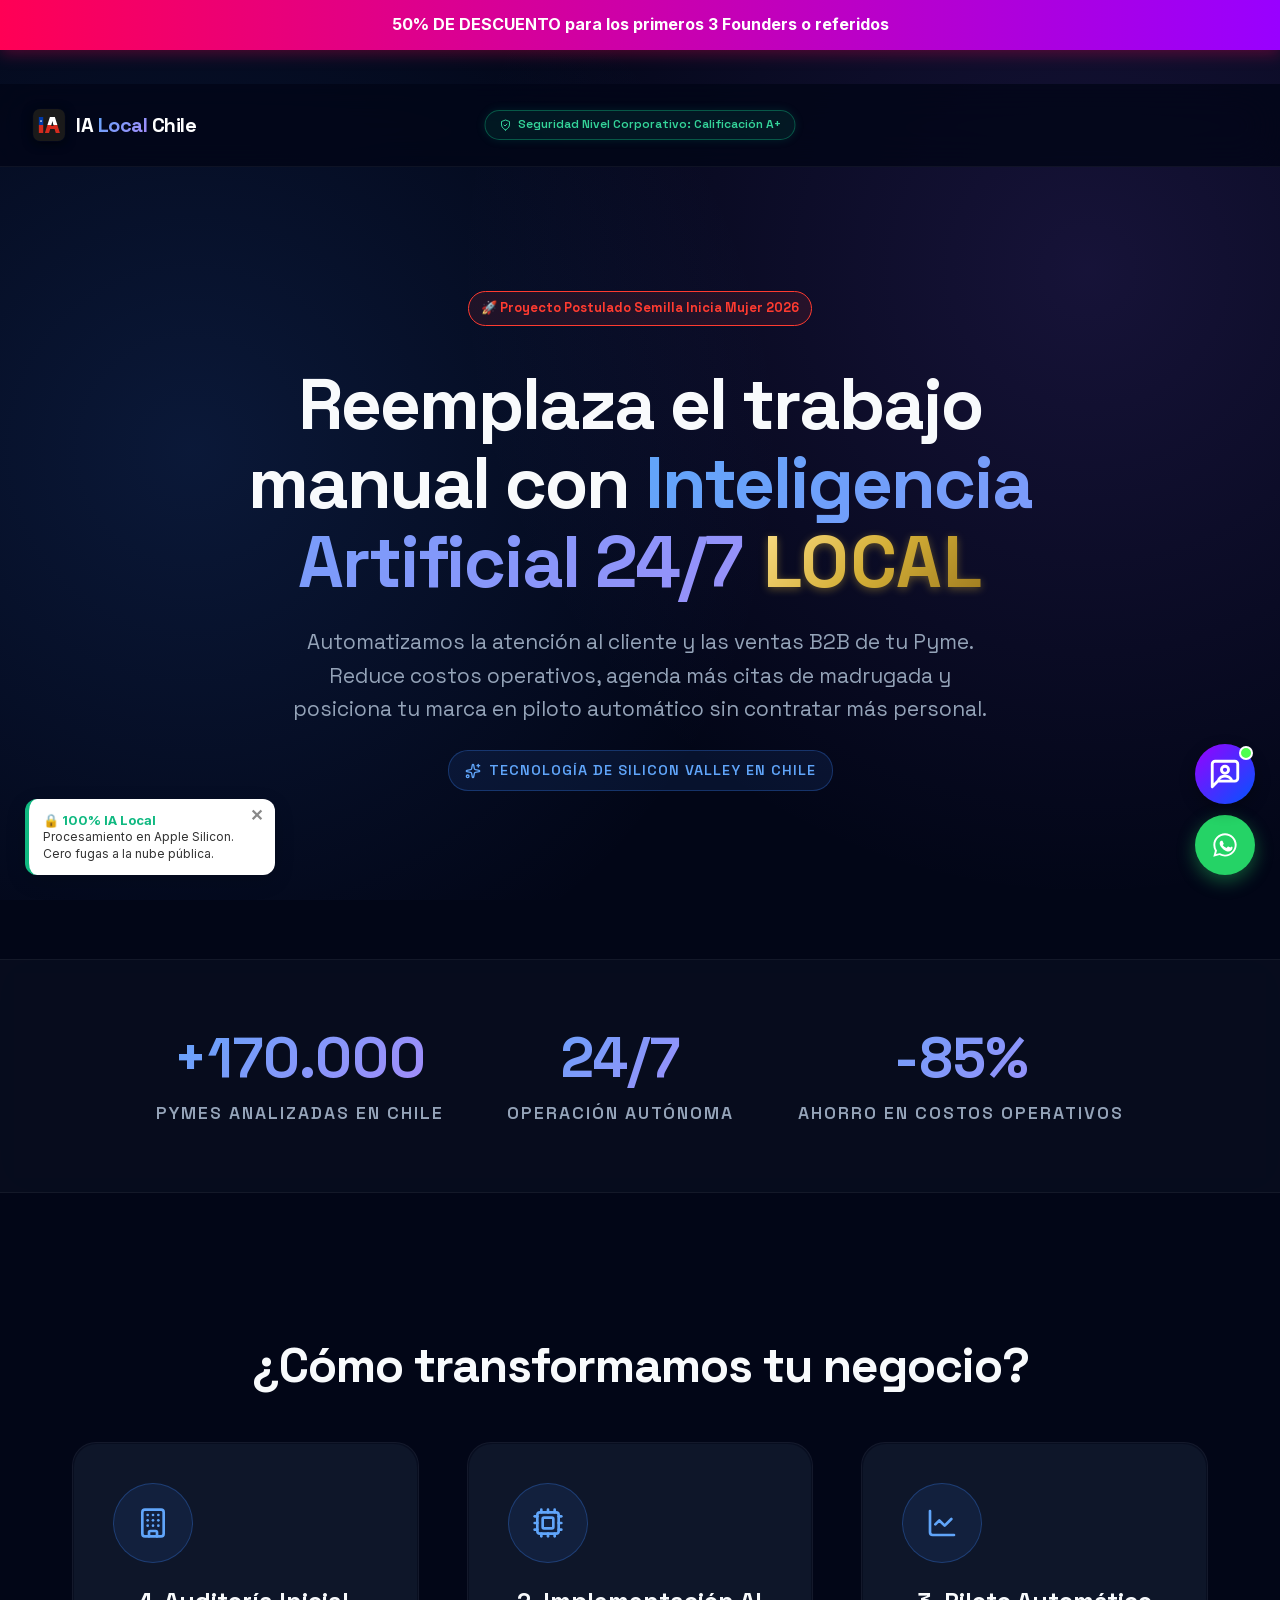
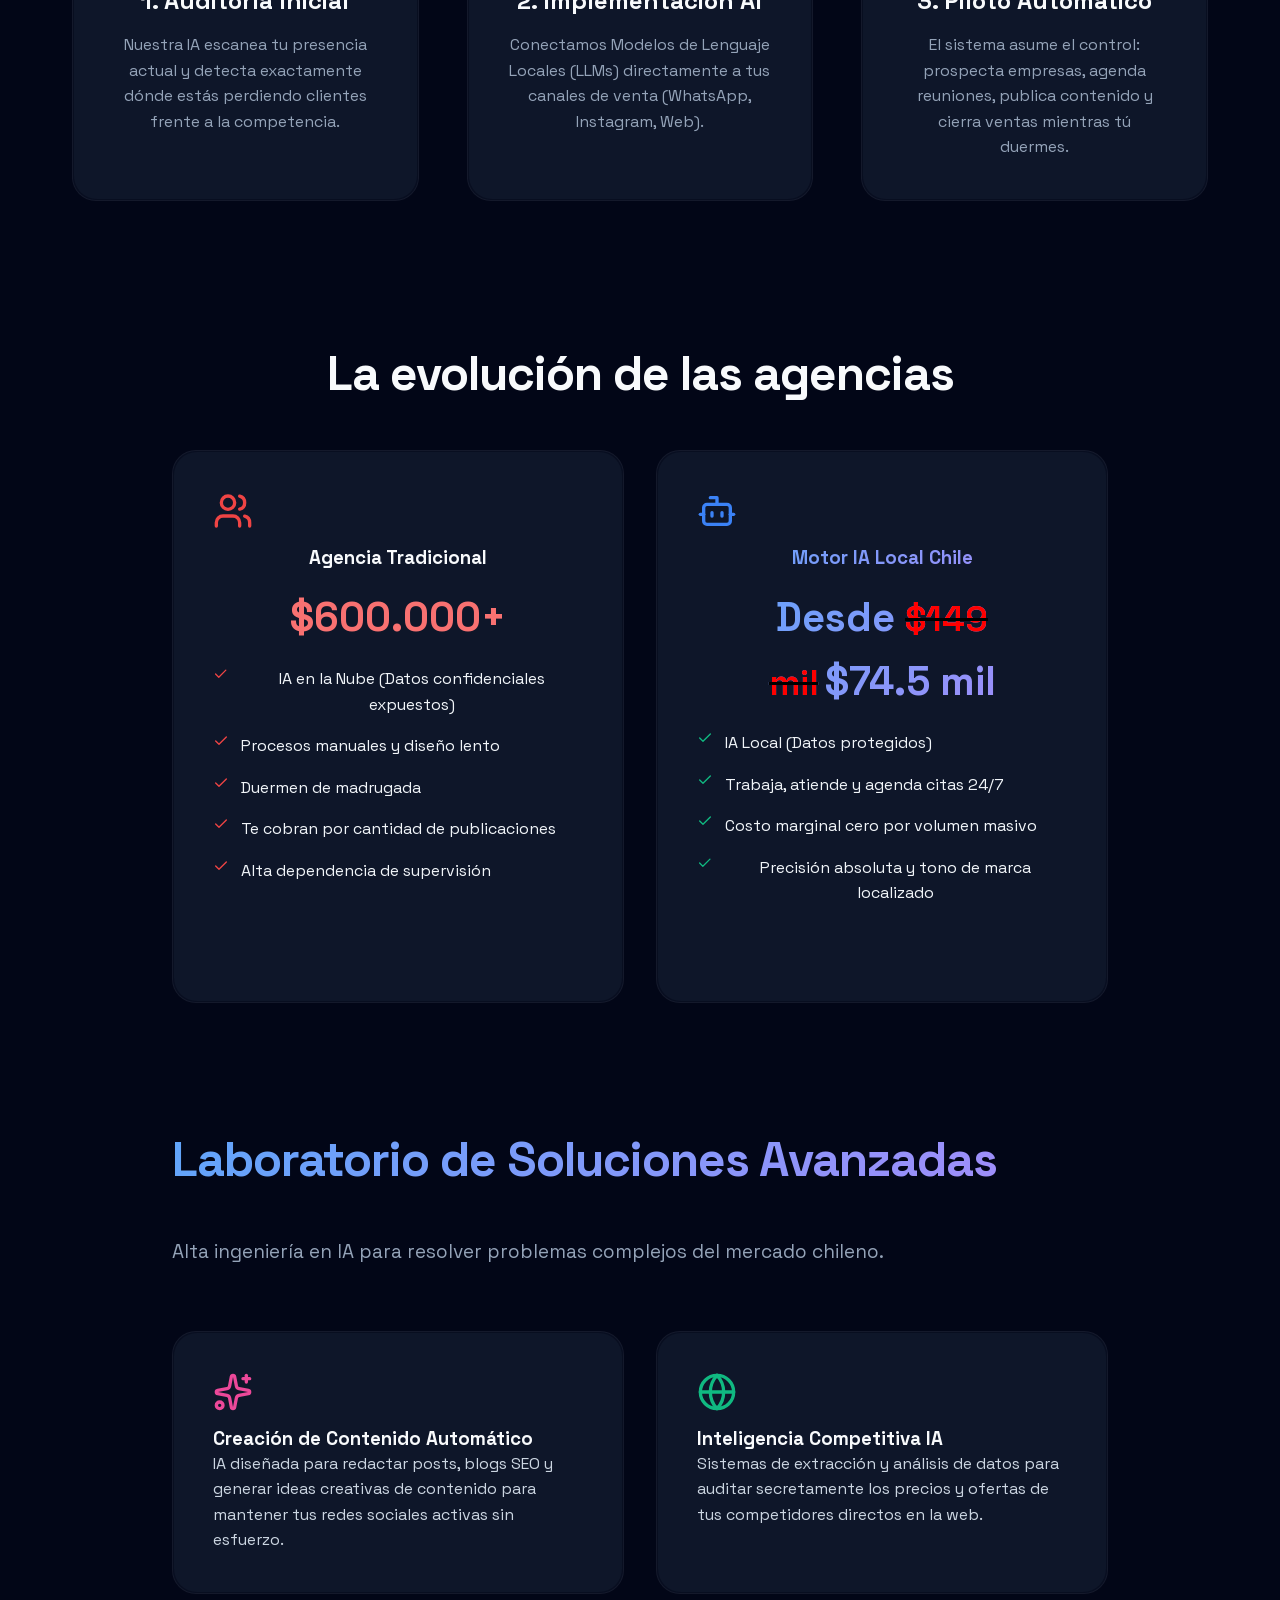
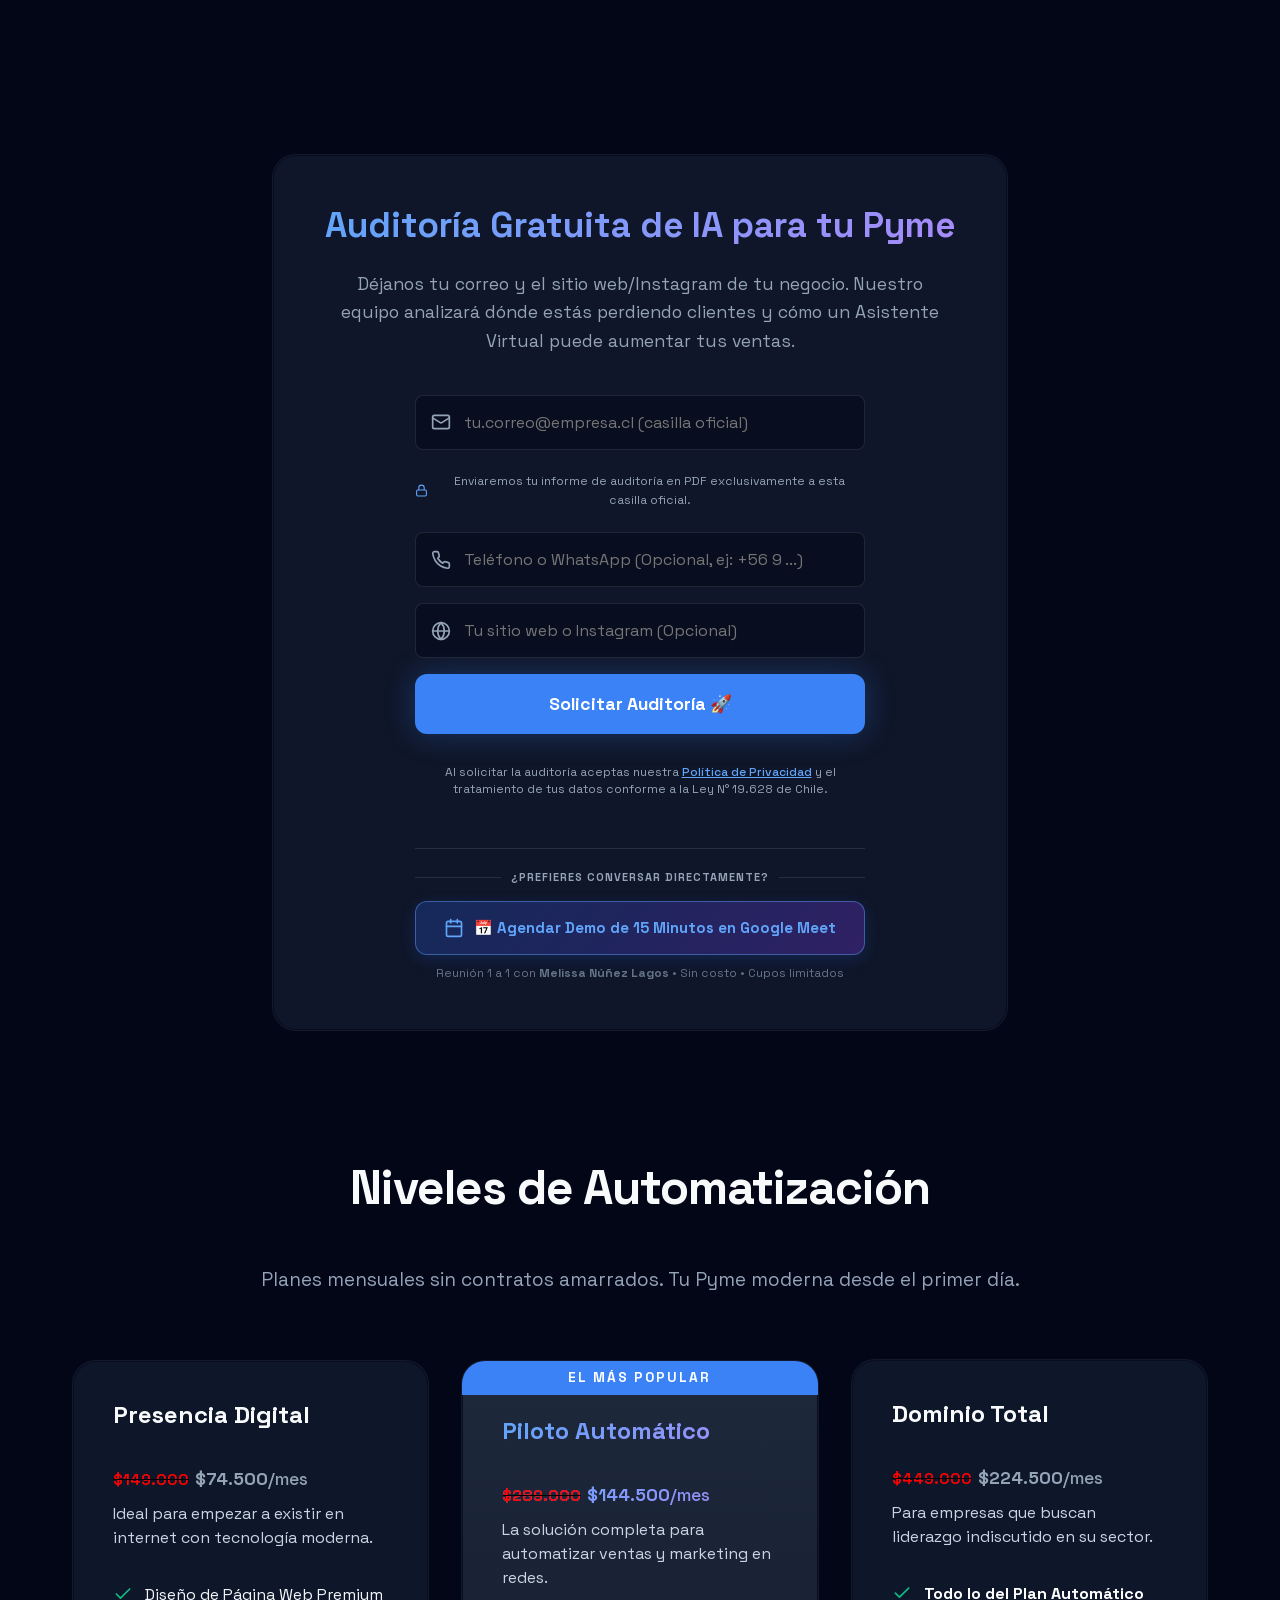
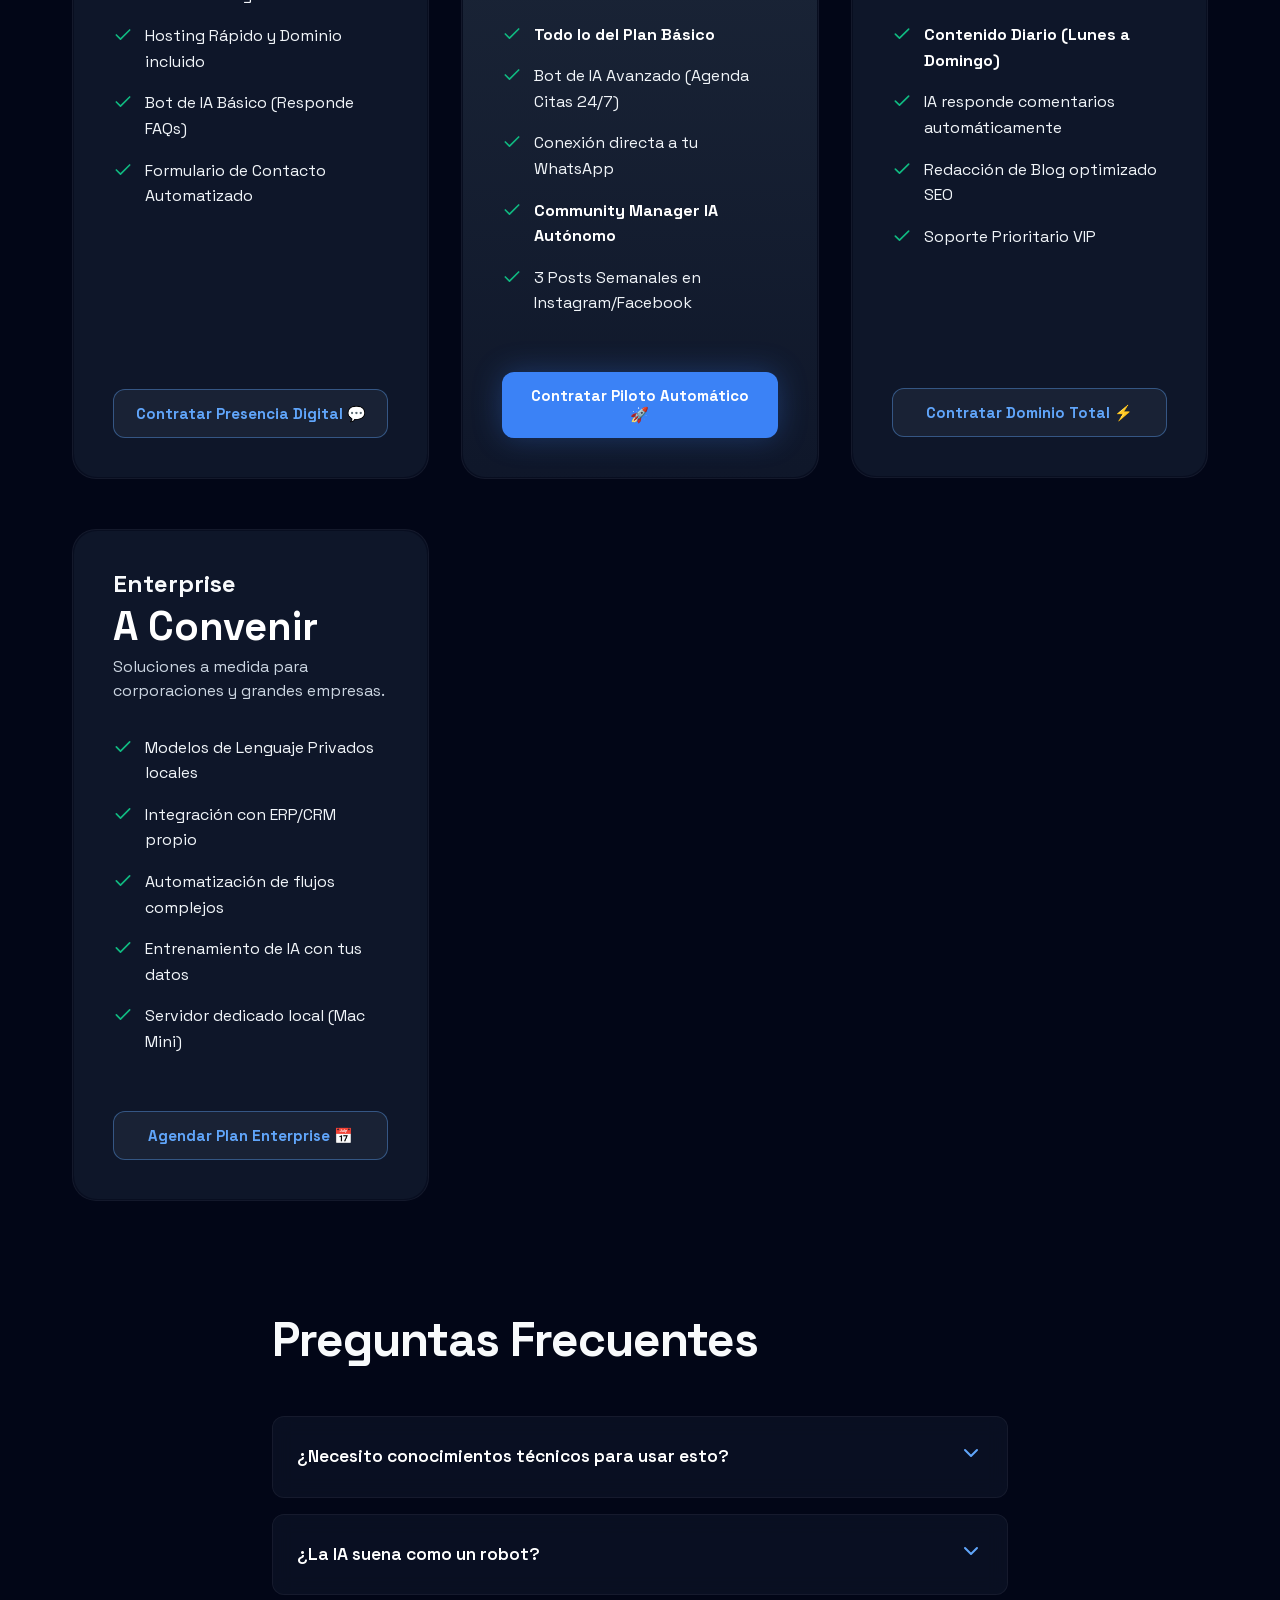
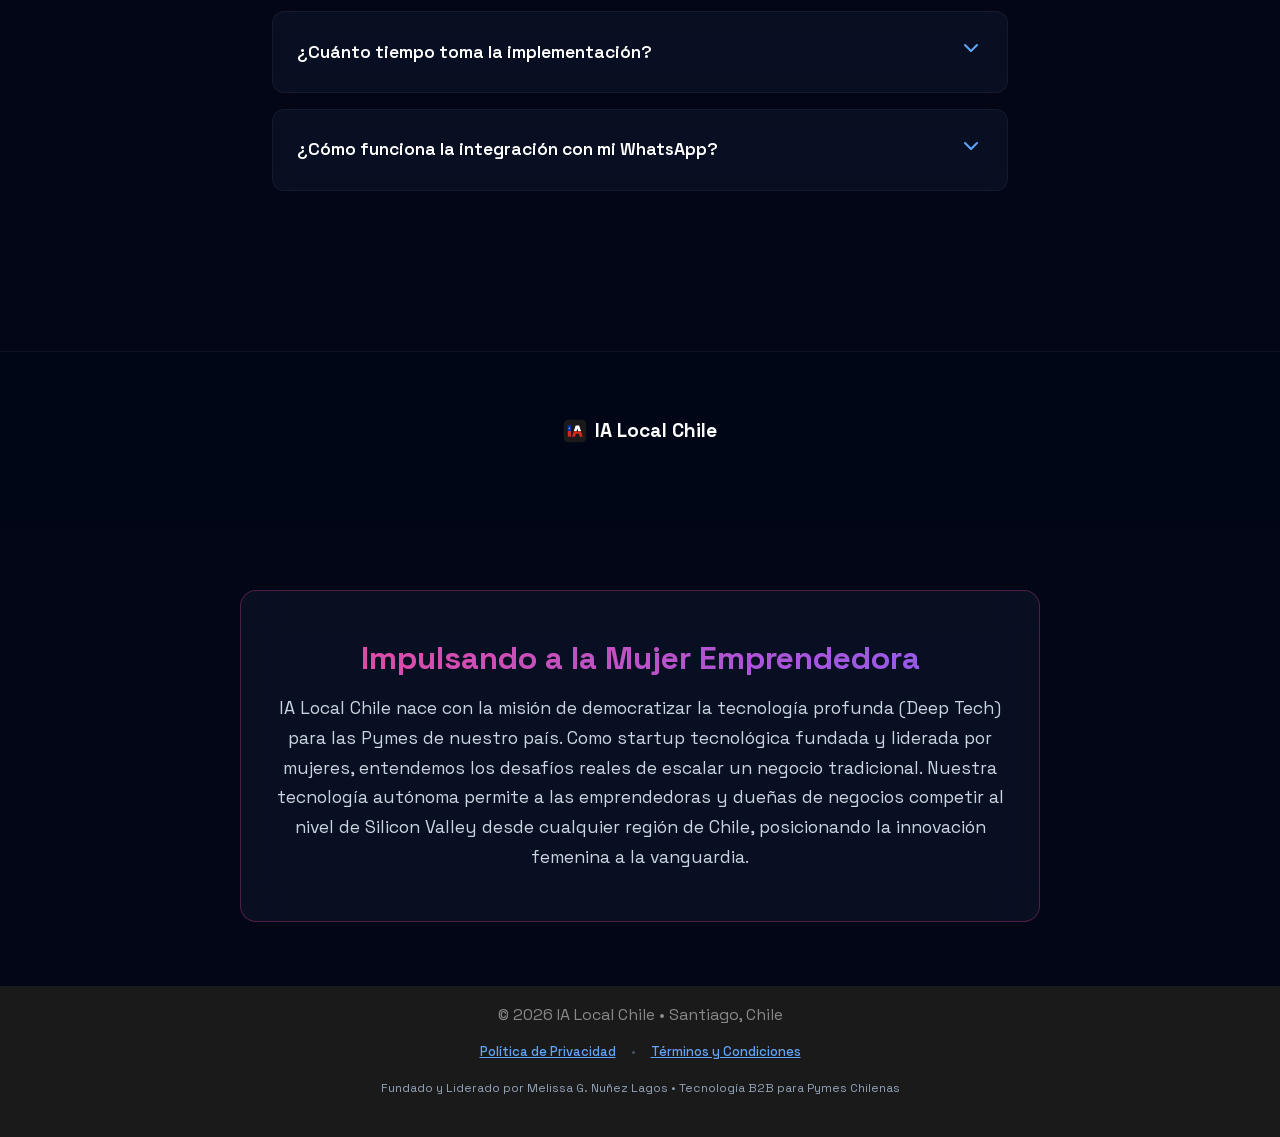
<file: index.html>
<!doctype html>
<html lang="es">
  <head>
    <meta charset="UTF-8" />
    <!-- Favicons & Touch Icons (Google Search & Multi-device) -->
    <link rel="icon" type="image/x-icon" href="/favicon.ico" />
    <link rel="icon" type="image/svg+xml" href="/favicon.svg" />
    <link rel="icon" type="image/png" sizes="48x48" href="/favicon-48x48.png" />
    <link rel="icon" type="image/png" sizes="96x96" href="/favicon-96x96.png" />
    <link rel="icon" type="image/png" sizes="192x192" href="/favicon-192x192.png" />
    <link rel="apple-touch-icon" sizes="180x180" href="/apple-touch-icon.png" />
    <link rel="manifest" href="/site.webmanifest" />
    <meta name="viewport" content="width=device-width, initial-scale=1.0" />
    <meta name="theme-color" content="#1a1a1a" />
    <title>IA Local Chile | Agencia de Automatización B2B</title>
    
    <!-- Meta Tags Básicos -->
    <meta name="description" content="Automatizamos la atención al cliente y ventas de tu Pyme en Chile usando Inteligencia Artificial 24/7. Reduce costos y agenda más reuniones." />
    <meta name="keywords" content="Inteligencia Artificial, Agencia IA Chile, Automatización de Ventas, Chatbots Chile, Community Manager IA, Pymes Chile" />

    
    <!-- OpenGraph / WhatsApp / Facebook / Twitter -->
    <meta property="og:type" content="website" />
    <meta property="og:title" content="IA Local Chile | Inteligencia Artificial para Pymes" />
    <meta property="og:description" content="Automatiza tus ventas y redes sociales con nuestro Motor de IA Local. ¡Descubre nuestros planes para Pymes!" />
    <meta property="og:image" content="https://ialocalchile.cl/og-image.png" />
    <meta property="og:image:width" content="1200" />
    <meta property="og:image:height" content="630" />
    <meta property="og:url" content="https://ialocalchile.cl" />
    <meta name="twitter:card" content="summary_large_image" />
    <meta name="twitter:title" content="IA Local Chile | Inteligencia Artificial para Pymes" />
    <meta name="twitter:description" content="Automatiza tus ventas y redes sociales con nuestro Motor de IA Local. ¡Descubre nuestros planes para Pymes!" />
    <meta name="twitter:image" content="https://ialocalchile.cl/og-image.png" />
    
    <!-- Fonts (Auto-hospedadas - Cumplimiento Ley 19.628 / GDPR - Cero llamadas a Google) -->
    <link rel="stylesheet" href="./assets/fonts.css">
    <script>
      // Polyfill tsParticles engine checkVersion
      if (typeof Object.prototype.checkVersion === 'undefined') {
        Object.defineProperty(Object.prototype, 'checkVersion', {
          value: function() { return true; },
          writable: true,
          configurable: true
        });
      }
    </script>
    <script type="module" crossorigin src="./assets/index-C9jcPgtJ.js?v=3"></script>
    <link rel="modulepreload" crossorigin href="./assets/Constants-ANgLf70X.js">
    <link rel="modulepreload" crossorigin href="./assets/MathUtils-zWQCnx96.js">
    <link rel="preload" as="style" href="./assets/index-D7K8b6bM.css">
    <link rel="stylesheet" crossorigin href="./assets/index-D7K8b6bM.css">
    <script type="application/ld+json">
    {
      "@context": "https://schema.org",
      "@type": "Organization",
      "name": "IA Local Chile",
      "url": "https://ialocalchile.cl",
      "logo": "https://ialocalchile.cl/favicon-512x512.png",
      "description": "Agencia de Automatización B2B e Inteligencia Artificial para Pymes en Chile. Reducción de costos y aumento de ventas con bots inteligentes.",
      "address": {
        "@type": "PostalAddress",
        "addressLocality": "Santiago",
        "addressCountry": "CL"
      },
      "contactPoint": {
        "@type": "ContactPoint",
        "contactType": "customer service",
        "availableLanguage": "Spanish"
      }
    }
    </script>
    <link rel="stylesheet" href="./assets/custom-styles.css?v=118">
  </head>
  <body>
    <div id="promo-banner" class="animated-entrance" style="background: linear-gradient(90deg, #FF0055, #9900FF); color: white; text-align: center; padding: 12px; font-family: 'Inter', sans-serif; font-weight: 700; font-size: 16px; z-index: 999999; position: fixed; top: 0; left: 0; width: 100%; box-shadow: 0 4px 15px rgba(255,0,85,0.3); opacity: 0; animation-delay: 0.2s;">
      50% DE DESCUENTO para los primeros 3 Founders o referidos
    </div>
    
    <div id="root" style="padding-top: 48px;"></div>

    <!-- AGENTE VIRTUAL (WHATSAPP WIDGET) -->
    <!-- AGENTE VIRTUAL IA LOCAL (CHAT INTERACTIVO) -->
    <div id="wa-widget" style="position: fixed; bottom: 96px; right: 25px; z-index: 999999; font-family: 'Inter', sans-serif; display: flex; flex-direction: column; align-items: flex-end;">
      <!-- Ventana de Chat -->
      <div id="wa-chat" style="display: none; width: 375px; background: white; border-radius: 16px; box-shadow: 0 14px 40px rgba(0,0,0,0.22); overflow: hidden; margin-bottom: 20px; transition: all 0.3s ease; flex-direction: column; height: 520px; max-height: calc(100vh - 120px); max-width: calc(100vw - 30px);">
        <!-- Header -->
        <div style="background: linear-gradient(135deg, #128C7E, #25D366); color: white; padding: 16px; font-weight: 600; font-size: 16px; display: flex; justify-content: space-between; align-items: center; flex-shrink: 0;">
          <div style="display: flex; align-items: center; gap: 10px;">
            <div style="width: 10px; height: 10px; background: #4FFF4F; border-radius: 50%; box-shadow: 0 0 5px #4FFF4F;"></div>
            Agente Virtual IA Local
          </div>
          <span id="wa-chat-close" aria-label="Cerrar chat" role="button" tabindex="0" style="cursor: pointer; font-size: 18px; opacity: 0.8;">✕</span>
        </div>
        
        <!-- Mensajes -->
        <div id="chat-messages" style="flex-grow: 1; padding: 16px; overflow-y: auto; overflow-x: auto; -webkit-overflow-scrolling: touch; background: #F8FAFC; display: flex; flex-direction: column; gap: 12px; font-size: 14.5px; color: #334155; line-height: 1.6;">
          <!-- El contenido se renderiza por JS para incluir el historial -->
        </div>

        <!-- Input Area -->
        <div style="padding: 12px; background: white; border-top: 1px solid #eee; display: flex; flex-direction: column; gap: 8px; flex-shrink: 0;">
          <div style="display: flex; gap: 8px;">
            <input aria-label="Escribir mensaje" type="text" id="chat-input" placeholder="Escribe tu mensaje..." style="flex-grow: 1; padding: 10px 15px; border: 1px solid #ddd; border-radius: 20px; outline: none; font-family: inherit; font-size: 14px;">
            <button id="wa-chat-send" aria-label="Enviar mensaje" style="background: #25D366; color: white; border: none; width: 40px; height: 40px; border-radius: 50%; cursor: pointer; display: flex; align-items: center; justify-content: center; transition: transform 0.2s ease;">
              <svg width="18" height="18" viewBox="0 0 24 24" fill="white"><path d="M2.01 21L23 12 2.01 3 2 10l15 2-15 2z"/></svg>
            </button>
          </div>
          <div style="font-size: 10px; color: #777; text-align: center; margin-top: 4px; line-height: 1.2;">
            Al enviar un mensaje aceptas nuestra <a href="/privacidad" target="_blank" style="color: #2563eb; text-decoration: underline; font-weight: 500;">Política de Privacidad</a> y el tratamiento de tus datos conforme a la Ley N° 19.628 de Chile.
          </div>
        </div>
        
        <!-- Botón de WhatsApp Oculto (Aparece cuando hay spam/cierre) -->
        <a id="wa-link-btn" href="https://wa.me/56922138001?text=Hola,%20quiero%20conocer%20m%C3%A1s%20sobre%20IA%20Local%20Chile%20y%20el%20descuento%20del%2050%25" target="_blank" style="display: none; text-align: center; background: #25D366; color: white; padding: 12px; margin: 0 12px 12px 12px; border-radius: 8px; text-decoration: none; font-weight: 600; font-size: 14px; box-shadow: 0 4px 10px rgba(37, 211, 102, 0.4);">
          Continuar en WhatsApp 💬
        </a>
      </div>
      <!-- Botón Flotante -->
      <div id="wa-btn" aria-label="Abrir chat" role="button" tabindex="0" style="position: relative; background: linear-gradient(135deg, #9900FF, #0055FF); width: 65px; height: 65px; border-radius: 50%; box-shadow: 0 6px 16px rgba(0,0,0,0.3); cursor: pointer; display: flex; align-items: center; justify-content: center; transition: transform 0.2s ease;">
        <div class="live-indicator"></div>
        <svg width="34" height="34" viewBox="0 0 24 24" fill="none" stroke="white" stroke-width="2" stroke-linecap="round" stroke-linejoin="round">
          <path d="M21 15a2 2 0 0 1-2 2H7l-4 4V5a2 2 0 0 1 2-2h14a2 2 0 0 1 2 2z"></path>
          <circle cx="12" cy="9" r="2.5"></circle>
          <path d="M7.5 16c.8-1.5 2.5-2.5 4.5-2.5s3.7 1 4.5 2.5"></path>
        </svg>
      </div>
    </div>

    <!-- LÓGICA EXTERNA (PRECIOS, CHATBOT Y MUTACIONES) -->
    <script defer src="./assets/custom-logic.js?v=124"></script>
  </body>
</html>
</file>
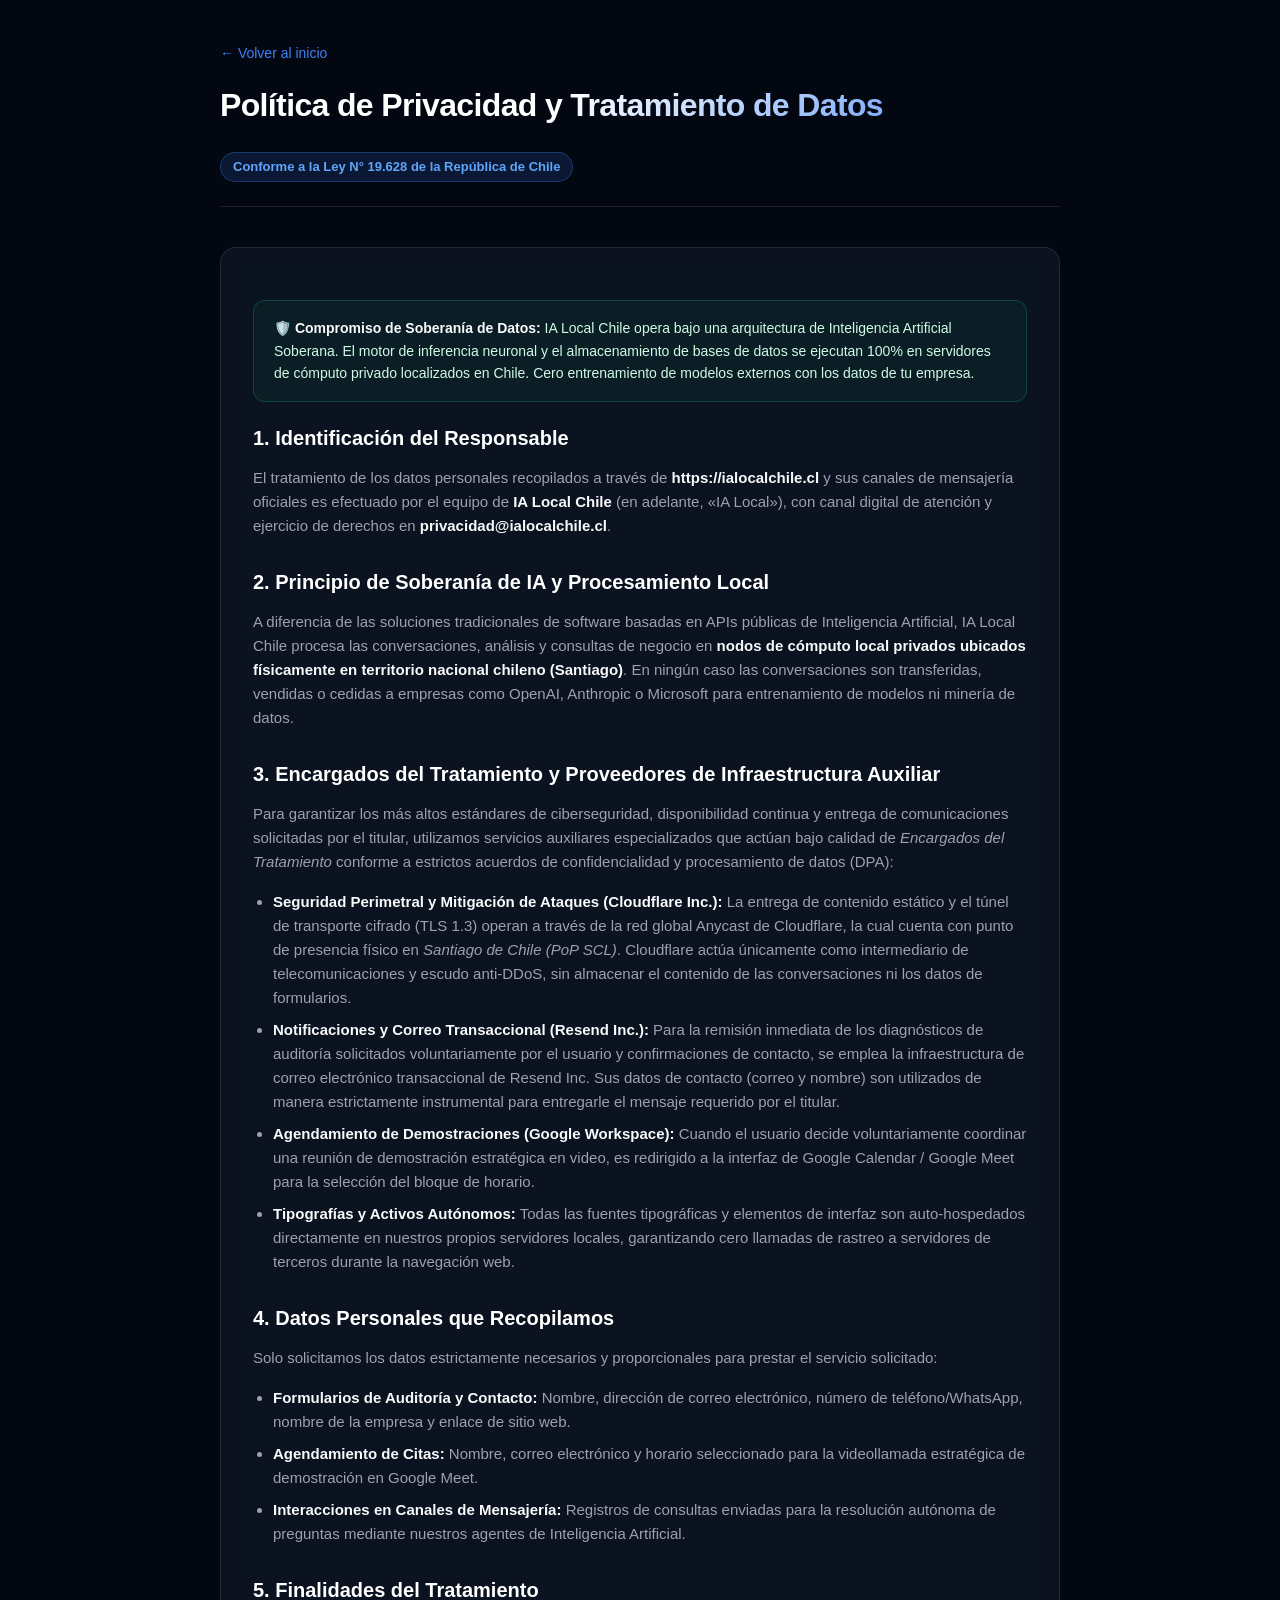
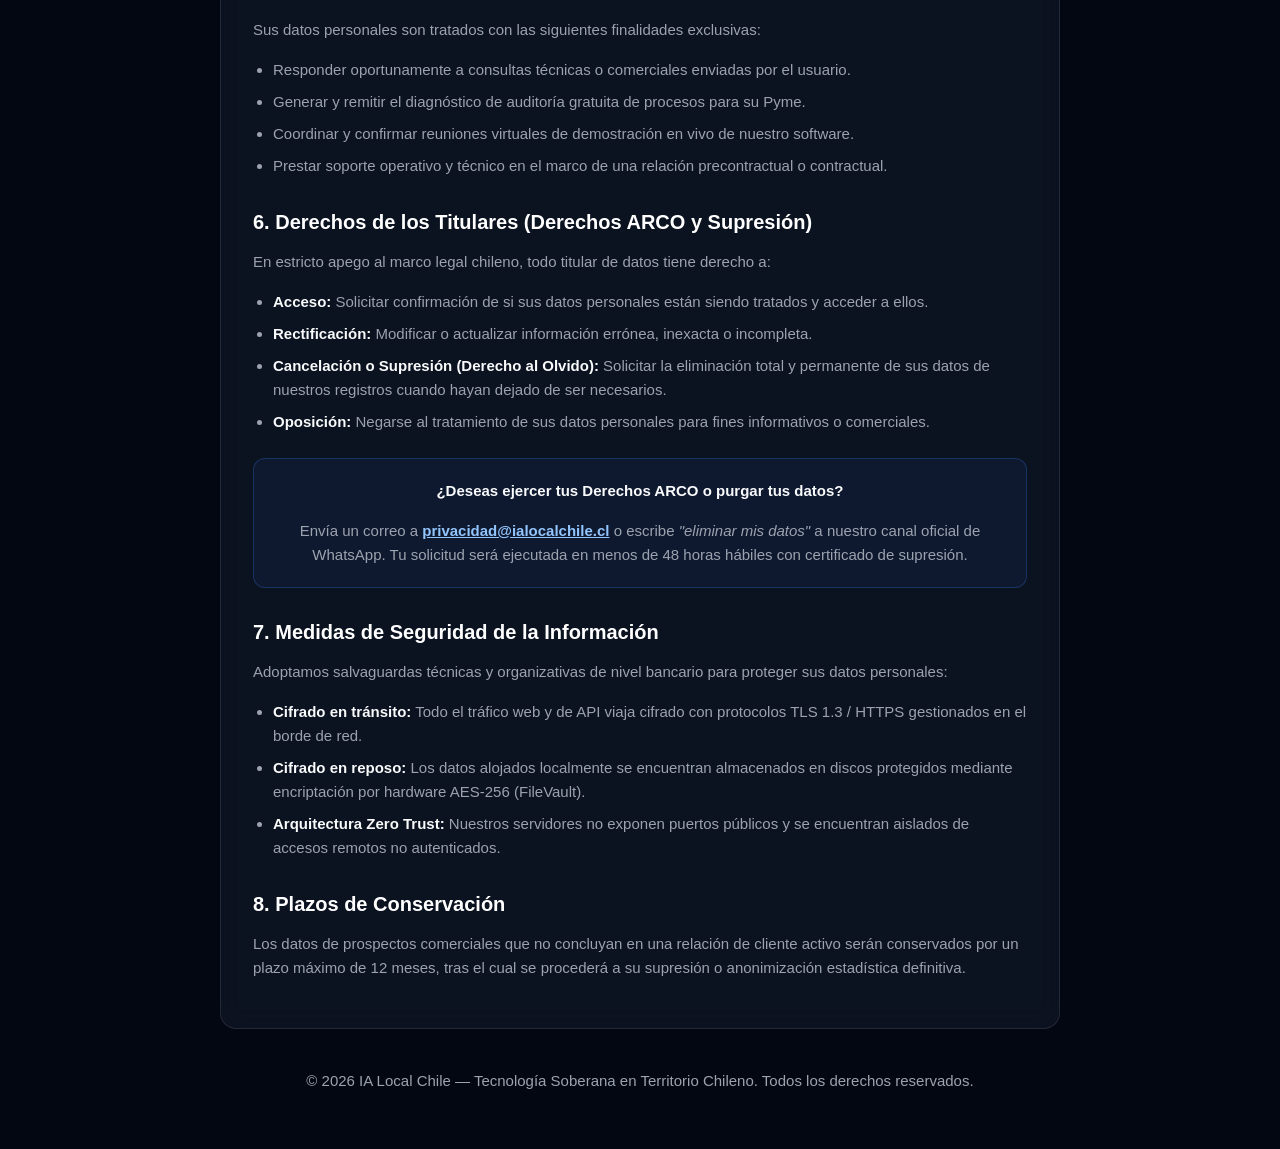
<file: privacidad/index.html>
<!DOCTYPE html>
<html lang="es">
<head>
  <meta charset="UTF-8">
  <meta name="viewport" content="width=device-width, initial-scale=1.0">
  <title>Política de Privacidad y Protección de Datos | IA Local Chile</title>
  <meta name="description" content="Política de privacidad, tratamiento de datos personales y cumplimiento de la Ley N° 19.628 de IA Local Chile. Soberanía de datos y procesamiento 100% local.">
  <link rel="canonical" href="https://ialocalchile.cl/privacidad">
  
  <!-- OpenGraph -->
  <meta property="og:type" content="website">
  <meta property="og:title" content="Política de Privacidad | IA Local Chile">
  <meta property="og:description" content="Tratamiento de datos personales conforme a la Ley N° 19.628 de Chile. Procesamiento de IA Soberana sin transferencia al extranjero.">
  <meta property="og:image" content="https://ialocalchile.cl/og-image.png">
  <meta property="og:url" content="https://ialocalchile.cl/privacidad">

  <!-- Favicons -->
  <link rel="icon" type="image/svg+xml" href="/favicon.svg">
  <link rel="icon" type="image/png" sizes="32x32" href="/favicon-32x32.png">
  <link rel="apple-touch-icon" href="/apple-touch-icon.png">

  <style>
    :root {
      --bg: #030712;
      --card-bg: rgba(17, 24, 39, 0.7);
      --border: rgba(255, 255, 255, 0.1);
      --text: #f3f4f6;
      --text-muted: #9ca3af;
      --primary: #3b82f6;
      --accent: #8b5cf6;
      --success: #10b981;
    }
    * {
      box-sizing: border-box;
      margin: 0;
      padding: 0;
    }
    body {
      background-color: var(--bg);
      color: var(--text);
      font-family: -apple-system, BlinkMacSystemFont, "Segoe UI", Roboto, Helvetica, Arial, sans-serif;
      line-height: 1.6;
      padding: 40px 20px;
    }
    .container {
      max-width: 840px;
      margin: 0 auto;
    }
    header {
      margin-bottom: 40px;
      border-bottom: 1px solid var(--border);
      padding-bottom: 24px;
    }
    .back-link {
      display: inline-flex;
      align-items: center;
      gap: 8px;
      color: var(--primary);
      text-decoration: none;
      font-size: 14px;
      font-weight: 500;
      margin-bottom: 16px;
      transition: opacity 0.2s;
    }
    .back-link:hover {
      opacity: 0.8;
    }
    h1 {
      font-size: 32px;
      font-weight: 800;
      background: linear-gradient(135deg, #ffffff 40%, var(--primary) 100%);
      -webkit-background-clip: text;
      -webkit-text-fill-color: transparent;
      margin-bottom: 12px;
      letter-spacing: -0.02em;
    }
    .meta-tag {
      display: inline-block;
      background: rgba(59, 130, 246, 0.15);
      color: #60a5fa;
      border: 1px solid rgba(59, 130, 246, 0.3);
      padding: 4px 12px;
      border-radius: 9999px;
      font-size: 13px;
      font-weight: 600;
      margin-top: 8px;
    }
    .card {
      background: var(--card-bg);
      border: 1px solid var(--border);
      border-radius: 16px;
      padding: 32px;
      backdrop-filter: blur(12px);
      margin-bottom: 30px;
    }
    h2 {
      font-size: 20px;
      color: #ffffff;
      margin: 28px 0 12px 0;
      font-weight: 700;
      display: flex;
      align-items: center;
      gap: 10px;
    }
    h2:first-of-type {
      margin-top: 0;
    }
    p {
      color: var(--text-muted);
      margin-bottom: 16px;
      font-size: 15px;
    }
    ul {
      color: var(--text-muted);
      padding-left: 20px;
      margin-bottom: 16px;
      font-size: 15px;
    }
    li {
      margin-bottom: 8px;
    }
    strong {
      color: #f9fafb;
    }
    .highlight-box {
      background: rgba(16, 185, 129, 0.08);
      border: 1px solid rgba(16, 185, 129, 0.25);
      border-radius: 12px;
      padding: 16px 20px;
      margin: 20px 0;
    }
    .highlight-box p {
      color: #d1fae5;
      margin: 0;
      font-size: 14px;
    }
    .contact-box {
      background: rgba(59, 130, 246, 0.08);
      border: 1px solid rgba(59, 130, 246, 0.25);
      border-radius: 12px;
      padding: 20px;
      margin-top: 24px;
      text-align: center;
    }
    .contact-box a {
      color: #93c5fd;
      text-decoration: underline;
      font-weight: 600;
    }
    footer {
      text-align: center;
      color: #6b7280;
      font-size: 13px;
      margin-top: 40px;
    }
  </style>
</head>
<body>
  <div class="container">
    <header>
      <a href="/" class="back-link">← Volver al inicio</a>
      <h1>Política de Privacidad y Tratamiento de Datos</h1>
      <span class="meta-tag">Conforme a la Ley N° 19.628 de la República de Chile</span>
    </header>

    <div class="card">
      <div class="highlight-box">
        <p>🛡️ <strong>Compromiso de Soberanía de Datos:</strong> IA Local Chile opera bajo una arquitectura de Inteligencia Artificial Soberana. El motor de inferencia neuronal y el almacenamiento de bases de datos se ejecutan 100% en servidores de cómputo privado localizados en Chile. Cero entrenamiento de modelos externos con los datos de tu empresa.</p>
      </div>

      <h2>1. Identificación del Responsable</h2>
      <p>El tratamiento de los datos personales recopilados a través de <strong>https://ialocalchile.cl</strong> y sus canales de mensajería oficiales es efectuado por el equipo de <strong>IA Local Chile</strong> (en adelante, «IA Local»), con canal digital de atención y ejercicio de derechos en <strong>privacidad@ialocalchile.cl</strong>.</p>

      <h2>2. Principio de Soberanía de IA y Procesamiento Local</h2>
      <p>A diferencia de las soluciones tradicionales de software basadas en APIs públicas de Inteligencia Artificial, IA Local Chile procesa las conversaciones, análisis y consultas de negocio en <strong>nodos de cómputo local privados ubicados físicamente en territorio nacional chileno (Santiago)</strong>. En ningún caso las conversaciones son transferidas, vendidas o cedidas a empresas como OpenAI, Anthropic o Microsoft para entrenamiento de modelos ni minería de datos.</p>

      <h2>3. Encargados del Tratamiento y Proveedores de Infraestructura Auxiliar</h2>
      <p>Para garantizar los más altos estándares de ciberseguridad, disponibilidad continua y entrega de comunicaciones solicitadas por el titular, utilizamos servicios auxiliares especializados que actúan bajo calidad de <em>Encargados del Tratamiento</em> conforme a estrictos acuerdos de confidencialidad y procesamiento de datos (DPA):</p>
      <ul>
        <li><strong>Seguridad Perimetral y Mitigación de Ataques (Cloudflare Inc.):</strong> La entrega de contenido estático y el túnel de transporte cifrado (TLS 1.3) operan a través de la red global Anycast de Cloudflare, la cual cuenta con punto de presencia físico en <em>Santiago de Chile (PoP SCL)</em>. Cloudflare actúa únicamente como intermediario de telecomunicaciones y escudo anti-DDoS, sin almacenar el contenido de las conversaciones ni los datos de formularios.</li>
        <li><strong>Notificaciones y Correo Transaccional (Resend Inc.):</strong> Para la remisión inmediata de los diagnósticos de auditoría solicitados voluntariamente por el usuario y confirmaciones de contacto, se emplea la infraestructura de correo electrónico transaccional de Resend Inc. Sus datos de contacto (correo y nombre) son utilizados de manera estrictamente instrumental para entregarle el mensaje requerido por el titular.</li>
        <li><strong>Agendamiento de Demostraciones (Google Workspace):</strong> Cuando el usuario decide voluntariamente coordinar una reunión de demostración estratégica en video, es redirigido a la interfaz de Google Calendar / Google Meet para la selección del bloque de horario.</li>
        <li><strong>Tipografías y Activos Autónomos:</strong> Todas las fuentes tipográficas y elementos de interfaz son auto-hospedados directamente en nuestros propios servidores locales, garantizando cero llamadas de rastreo a servidores de terceros durante la navegación web.</li>
      </ul>

      <h2>4. Datos Personales que Recopilamos</h2>
      <p>Solo solicitamos los datos estrictamente necesarios y proporcionales para prestar el servicio solicitado:</p>
      <ul>
        <li><strong>Formularios de Auditoría y Contacto:</strong> Nombre, dirección de correo electrónico, número de teléfono/WhatsApp, nombre de la empresa y enlace de sitio web.</li>
        <li><strong>Agendamiento de Citas:</strong> Nombre, correo electrónico y horario seleccionado para la videollamada estratégica de demostración en Google Meet.</li>
        <li><strong>Interacciones en Canales de Mensajería:</strong> Registros de consultas enviadas para la resolución autónoma de preguntas mediante nuestros agentes de Inteligencia Artificial.</li>
      </ul>

      <h2>5. Finalidades del Tratamiento</h2>
      <p>Sus datos personales son tratados con las siguientes finalidades exclusivas:</p>
      <ul>
        <li>Responder oportunamente a consultas técnicas o comerciales enviadas por el usuario.</li>
        <li>Generar y remitir el diagnóstico de auditoría gratuita de procesos para su Pyme.</li>
        <li>Coordinar y confirmar reuniones virtuales de demostración en vivo de nuestro software.</li>
        <li>Prestar soporte operativo y técnico en el marco de una relación precontractual o contractual.</li>
      </ul>

      <h2>6. Derechos de los Titulares (Derechos ARCO y Supresión)</h2>
      <p>En estricto apego al marco legal chileno, todo titular de datos tiene derecho a:</p>
      <ul>
        <li><strong>Acceso:</strong> Solicitar confirmación de si sus datos personales están siendo tratados y acceder a ellos.</li>
        <li><strong>Rectificación:</strong> Modificar o actualizar información errónea, inexacta o incompleta.</li>
        <li><strong>Cancelación o Supresión (Derecho al Olvido):</strong> Solicitar la eliminación total y permanente de sus datos de nuestros registros cuando hayan dejado de ser necesarios.</li>
        <li><strong>Oposición:</strong> Negarse al tratamiento de sus datos personales para fines informativos o comerciales.</li>
      </ul>

      <div class="contact-box">
        <p><strong>¿Deseas ejercer tus Derechos ARCO o purgar tus datos?</strong></p>
        <p style="margin-bottom: 0;">Envía un correo a <a href="mailto:privacidad@ialocalchile.cl">privacidad@ialocalchile.cl</a> o escribe <em>"eliminar mis datos"</em> a nuestro canal oficial de WhatsApp. Tu solicitud será ejecutada en menos de 48 horas hábiles con certificado de supresión.</p>
      </div>

      <h2>7. Medidas de Seguridad de la Información</h2>
      <p>Adoptamos salvaguardas técnicas y organizativas de nivel bancario para proteger sus datos personales:</p>
      <ul>
        <li><strong>Cifrado en tránsito:</strong> Todo el tráfico web y de API viaja cifrado con protocolos TLS 1.3 / HTTPS gestionados en el borde de red.</li>
        <li><strong>Cifrado en reposo:</strong> Los datos alojados localmente se encuentran almacenados en discos protegidos mediante encriptación por hardware AES-256 (FileVault).</li>
        <li><strong>Arquitectura Zero Trust:</strong> Nuestros servidores no exponen puertos públicos y se encuentran aislados de accesos remotos no autenticados.</li>
      </ul>

      <h2>8. Plazos de Conservación</h2>
      <p>Los datos de prospectos comerciales que no concluyan en una relación de cliente activo serán conservados por un plazo máximo de 12 meses, tras el cual se procederá a su supresión o anonimización estadística definitiva.</p>
    </div>

    <footer>
      <p>© 2026 IA Local Chile — Tecnología Soberana en Territorio Chileno. Todos los derechos reservados.</p>
    </footer>
  </div>
</body>
</html>
</file>
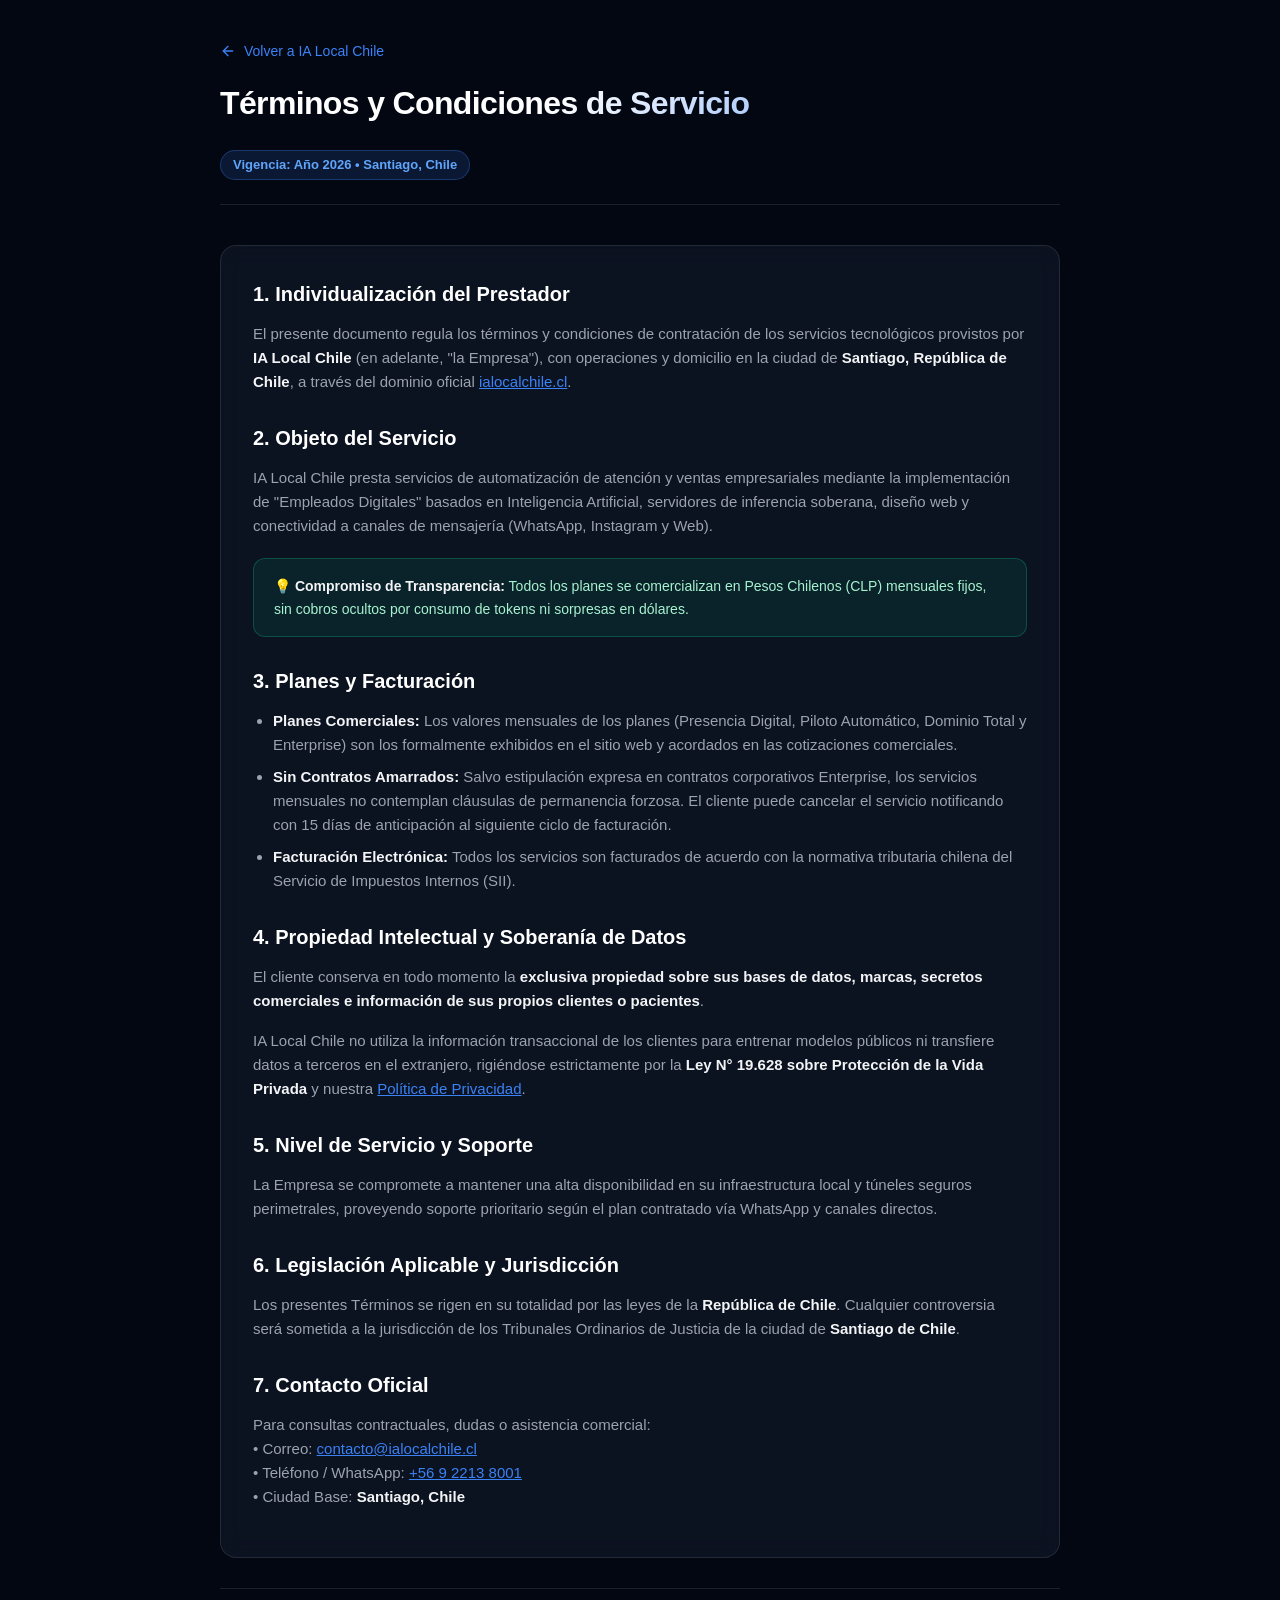
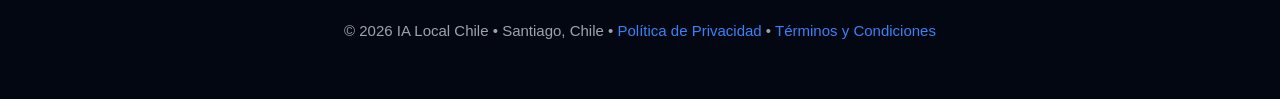
<file: terminos/index.html>
<!DOCTYPE html>
<html lang="es">
<head>
  <meta charset="UTF-8">
  <meta name="viewport" content="width=device-width, initial-scale=1.0">
  <title>Términos y Condiciones de Servicio | IA Local Chile</title>
  <meta name="description" content="Términos y condiciones de contratación de servicios de IA Local Chile. Transparencia, tarifas fijas en pesos chilenos y soberanía de datos.">
  <link rel="canonical" href="https://ialocalchile.cl/terminos">
  
  <!-- OpenGraph -->
  <meta property="og:type" content="website">
  <meta property="og:title" content="Términos y Condiciones | IA Local Chile">
  <meta property="og:description" content="Condiciones de servicio y contratación transparente para empresas chilenas. Cero costos ocultos.">
  <meta property="og:image" content="https://ialocalchile.cl/og-image.png">
  <meta property="og:url" content="https://ialocalchile.cl/terminos">

  <!-- Favicons -->
  <link rel="icon" type="image/svg+xml" href="/favicon.svg">
  <link rel="icon" type="image/png" sizes="32x32" href="/favicon-32x32.png">
  <link rel="apple-touch-icon" href="/apple-touch-icon.png">

  <style>
    :root {
      --bg: #030712;
      --card-bg: rgba(17, 24, 39, 0.7);
      --border: rgba(255, 255, 255, 0.1);
      --text: #f3f4f6;
      --text-muted: #9ca3af;
      --primary: #3b82f6;
      --accent: #8b5cf6;
      --success: #10b981;
    }
    * {
      box-sizing: border-box;
      margin: 0;
      padding: 0;
    }
    body {
      background-color: var(--bg);
      color: var(--text);
      font-family: -apple-system, BlinkMacSystemFont, "Segoe UI", Roboto, Helvetica, Arial, sans-serif;
      line-height: 1.6;
      padding: 40px 20px;
    }
    .container {
      max-width: 840px;
      margin: 0 auto;
    }
    header {
      margin-bottom: 40px;
      border-bottom: 1px solid var(--border);
      padding-bottom: 24px;
    }
    .back-link {
      display: inline-flex;
      align-items: center;
      gap: 8px;
      color: var(--primary);
      text-decoration: none;
      font-size: 14px;
      font-weight: 500;
      margin-bottom: 16px;
      transition: opacity 0.2s;
    }
    .back-link:hover {
      opacity: 0.8;
    }
    h1 {
      font-size: 32px;
      font-weight: 800;
      background: linear-gradient(135deg, #ffffff 40%, var(--primary) 100%);
      -webkit-background-clip: text;
      -webkit-text-fill-color: transparent;
      margin-bottom: 12px;
      letter-spacing: -0.02em;
    }
    .meta-tag {
      display: inline-block;
      background: rgba(59, 130, 246, 0.15);
      color: #60a5fa;
      border: 1px solid rgba(59, 130, 246, 0.3);
      padding: 4px 12px;
      border-radius: 9999px;
      font-size: 13px;
      font-weight: 600;
      margin-top: 8px;
    }
    .card {
      background: var(--card-bg);
      border: 1px solid var(--border);
      border-radius: 16px;
      padding: 32px;
      backdrop-filter: blur(12px);
      margin-bottom: 30px;
    }
    h2 {
      font-size: 20px;
      color: #ffffff;
      margin: 28px 0 12px 0;
      font-weight: 700;
      display: flex;
      align-items: center;
      gap: 10px;
    }
    h2:first-of-type {
      margin-top: 0;
    }
    p {
      color: var(--text-muted);
      margin-bottom: 16px;
      font-size: 15px;
    }
    ul {
      color: var(--text-muted);
      padding-left: 20px;
      margin-bottom: 16px;
      font-size: 15px;
    }
    li {
      margin-bottom: 8px;
    }
    strong {
      color: var(--text);
    }
    .callout {
      background: rgba(16, 185, 129, 0.1);
      border: 1px solid rgba(16, 185, 129, 0.3);
      border-radius: 12px;
      padding: 16px 20px;
      margin: 20px 0;
      color: #a7f3d0;
      font-size: 14px;
    }
    footer {
      text-align: center;
      padding-top: 30px;
      border-top: 1px solid var(--border);
      color: #6b7280;
      font-size: 13px;
    }
    footer a {
      color: var(--primary);
      text-decoration: none;
    }
  </style>
</head>
<body>

  <div class="container">
    <header>
      <a href="/" class="back-link">
        <svg width="16" height="16" viewBox="0 0 24 24" fill="none" stroke="currentColor" stroke-width="2" stroke-linecap="round" stroke-linejoin="round"><line x1="19" y1="12" x2="5" y2="12"></line><polyline points="12 19 5 12 12 5"></polyline></svg>
        Volver a IA Local Chile
      </a>
      <h1>Términos y Condiciones de Servicio</h1>
      <span class="meta-tag">Vigencia: Año 2026 • Santiago, Chile</span>
    </header>

    <div class="card">
      <h2>1. Individualización del Prestador</h2>
      <p>
        El presente documento regula los términos y condiciones de contratación de los servicios tecnológicos provistos por <strong>IA Local Chile</strong> (en adelante, "la Empresa"), con operaciones y domicilio en la ciudad de <strong>Santiago, República de Chile</strong>, a través del dominio oficial <a href="https://ialocalchile.cl" style="color: var(--primary);">ialocalchile.cl</a>.
      </p>

      <h2>2. Objeto del Servicio</h2>
      <p>
        IA Local Chile presta servicios de automatización de atención y ventas empresariales mediante la implementación de "Empleados Digitales" basados en Inteligencia Artificial, servidores de inferencia soberana, diseño web y conectividad a canales de mensajería (WhatsApp, Instagram y Web).
      </p>

      <div class="callout">
        <strong>💡 Compromiso de Transparencia:</strong> Todos los planes se comercializan en Pesos Chilenos (CLP) mensuales fijos, sin cobros ocultos por consumo de tokens ni sorpresas en dólares.
      </div>

      <h2>3. Planes y Facturación</h2>
      <ul>
        <li><strong>Planes Comerciales:</strong> Los valores mensuales de los planes (Presencia Digital, Piloto Automático, Dominio Total y Enterprise) son los formalmente exhibidos en el sitio web y acordados en las cotizaciones comerciales.</li>
        <li><strong>Sin Contratos Amarrados:</strong> Salvo estipulación expresa en contratos corporativos Enterprise, los servicios mensuales no contemplan cláusulas de permanencia forzosa. El cliente puede cancelar el servicio notificando con 15 días de anticipación al siguiente ciclo de facturación.</li>
        <li><strong>Facturación Electrónica:</strong> Todos los servicios son facturados de acuerdo con la normativa tributaria chilena del Servicio de Impuestos Internos (SII).</li>
      </ul>

      <h2>4. Propiedad Intelectual y Soberanía de Datos</h2>
      <p>
        El cliente conserva en todo momento la <strong>exclusiva propiedad sobre sus bases de datos, marcas, secretos comerciales e información de sus propios clientes o pacientes</strong>.
      </p>
      <p>
        IA Local Chile no utiliza la información transaccional de los clientes para entrenar modelos públicos ni transfiere datos a terceros en el extranjero, rigiéndose estrictamente por la <strong>Ley N° 19.628 sobre Protección de la Vida Privada</strong> y nuestra <a href="/privacidad" style="color: var(--primary);">Política de Privacidad</a>.
      </p>

      <h2>5. Nivel de Servicio y Soporte</h2>
      <p>
        La Empresa se compromete a mantener una alta disponibilidad en su infraestructura local y túneles seguros perimetrales, proveyendo soporte prioritario según el plan contratado vía WhatsApp y canales directos.
      </p>

      <h2>6. Legislación Aplicable y Jurisdicción</h2>
      <p>
        Los presentes Términos se rigen en su totalidad por las leyes de la <strong>República de Chile</strong>. Cualquier controversia será sometida a la jurisdicción de los Tribunales Ordinarios de Justicia de la ciudad de <strong>Santiago de Chile</strong>.
      </p>

      <h2>7. Contacto Oficial</h2>
      <p>
        Para consultas contractuales, dudas o asistencia comercial:<br>
        • Correo: <a href="mailto:contacto@ialocalchile.cl" style="color: var(--primary);">contacto@ialocalchile.cl</a><br>
        • Teléfono / WhatsApp: <a href="https://wa.me/56922138001" style="color: var(--primary);">+56 9 2213 8001</a><br>
        • Ciudad Base: <strong>Santiago, Chile</strong>
      </p>
    </div>

    <footer>
      <p>© 2026 IA Local Chile • Santiago, Chile • <a href="/privacidad">Política de Privacidad</a> • <a href="/terminos">Términos y Condiciones</a></p>
    </footer>
  </div>

</body>
</html>
</file>
<file: assets/fonts.css>
/* cyrillic-ext */
@font-face {
  font-family: 'Inter';
  font-style: normal;
  font-weight: 400;
  font-display: swap;
  src: url(./fonts/inter-400-cyrillic-ext-1.woff2) format('woff2');
  unicode-range: U+0460-052F, U+1C80-1C8A, U+20B4, U+2DE0-2DFF, U+A640-A69F, U+FE2E-FE2F;
}
/* cyrillic */
@font-face {
  font-family: 'Inter';
  font-style: normal;
  font-weight: 400;
  font-display: swap;
  src: url(./fonts/inter-400-cyrillic-2.woff2) format('woff2');
  unicode-range: U+0301, U+0400-045F, U+0490-0491, U+04B0-04B1, U+2116;
}
/* greek-ext */
@font-face {
  font-family: 'Inter';
  font-style: normal;
  font-weight: 400;
  font-display: swap;
  src: url(./fonts/inter-400-greek-ext-3.woff2) format('woff2');
  unicode-range: U+1F00-1FFF;
}
/* greek */
@font-face {
  font-family: 'Inter';
  font-style: normal;
  font-weight: 400;
  font-display: swap;
  src: url(./fonts/inter-400-greek-4.woff2) format('woff2');
  unicode-range: U+0370-0377, U+037A-037F, U+0384-038A, U+038C, U+038E-03A1, U+03A3-03FF;
}
/* vietnamese */
@font-face {
  font-family: 'Inter';
  font-style: normal;
  font-weight: 400;
  font-display: swap;
  src: url(./fonts/inter-400-vietnamese-5.woff2) format('woff2');
  unicode-range: U+0102-0103, U+0110-0111, U+0128-0129, U+0168-0169, U+01A0-01A1, U+01AF-01B0, U+0300-0301, U+0303-0304, U+0308-0309, U+0323, U+0329, U+1EA0-1EF9, U+20AB;
}
/* latin-ext */
@font-face {
  font-family: 'Inter';
  font-style: normal;
  font-weight: 400;
  font-display: swap;
  src: url(./fonts/inter-400-latin-ext-6.woff2) format('woff2');
  unicode-range: U+0100-02BA, U+02BD-02C5, U+02C7-02CC, U+02CE-02D7, U+02DD-02FF, U+0304, U+0308, U+0329, U+1D00-1DBF, U+1E00-1E9F, U+1EF2-1EFF, U+2020, U+20A0-20AB, U+20AD-20C4, U+2113, U+2C60-2C7F, U+A720-A7FF;
}
/* latin */
@font-face {
  font-family: 'Inter';
  font-style: normal;
  font-weight: 400;
  font-display: swap;
  src: url(./fonts/inter-400-latin-7.woff2) format('woff2');
  unicode-range: U+0000-00FF, U+0131, U+0152-0153, U+02BB-02BC, U+02C6, U+02DA, U+02DC, U+0304, U+0308, U+0329, U+2000-206F, U+20AC, U+2122, U+2191, U+2193, U+2212, U+2215, U+FEFF, U+FFFD;
}
/* cyrillic-ext */
@font-face {
  font-family: 'Inter';
  font-style: normal;
  font-weight: 500;
  font-display: swap;
  src: url(./fonts/inter-400-cyrillic-ext-1.woff2) format('woff2');
  unicode-range: U+0460-052F, U+1C80-1C8A, U+20B4, U+2DE0-2DFF, U+A640-A69F, U+FE2E-FE2F;
}
/* cyrillic */
@font-face {
  font-family: 'Inter';
  font-style: normal;
  font-weight: 500;
  font-display: swap;
  src: url(./fonts/inter-400-cyrillic-2.woff2) format('woff2');
  unicode-range: U+0301, U+0400-045F, U+0490-0491, U+04B0-04B1, U+2116;
}
/* greek-ext */
@font-face {
  font-family: 'Inter';
  font-style: normal;
  font-weight: 500;
  font-display: swap;
  src: url(./fonts/inter-400-greek-ext-3.woff2) format('woff2');
  unicode-range: U+1F00-1FFF;
}
/* greek */
@font-face {
  font-family: 'Inter';
  font-style: normal;
  font-weight: 500;
  font-display: swap;
  src: url(./fonts/inter-400-greek-4.woff2) format('woff2');
  unicode-range: U+0370-0377, U+037A-037F, U+0384-038A, U+038C, U+038E-03A1, U+03A3-03FF;
}
/* vietnamese */
@font-face {
  font-family: 'Inter';
  font-style: normal;
  font-weight: 500;
  font-display: swap;
  src: url(./fonts/inter-400-vietnamese-5.woff2) format('woff2');
  unicode-range: U+0102-0103, U+0110-0111, U+0128-0129, U+0168-0169, U+01A0-01A1, U+01AF-01B0, U+0300-0301, U+0303-0304, U+0308-0309, U+0323, U+0329, U+1EA0-1EF9, U+20AB;
}
/* latin-ext */
@font-face {
  font-family: 'Inter';
  font-style: normal;
  font-weight: 500;
  font-display: swap;
  src: url(./fonts/inter-400-latin-ext-6.woff2) format('woff2');
  unicode-range: U+0100-02BA, U+02BD-02C5, U+02C7-02CC, U+02CE-02D7, U+02DD-02FF, U+0304, U+0308, U+0329, U+1D00-1DBF, U+1E00-1E9F, U+1EF2-1EFF, U+2020, U+20A0-20AB, U+20AD-20C4, U+2113, U+2C60-2C7F, U+A720-A7FF;
}
/* latin */
@font-face {
  font-family: 'Inter';
  font-style: normal;
  font-weight: 500;
  font-display: swap;
  src: url(./fonts/inter-400-latin-7.woff2) format('woff2');
  unicode-range: U+0000-00FF, U+0131, U+0152-0153, U+02BB-02BC, U+02C6, U+02DA, U+02DC, U+0304, U+0308, U+0329, U+2000-206F, U+20AC, U+2122, U+2191, U+2193, U+2212, U+2215, U+FEFF, U+FFFD;
}
/* cyrillic-ext */
@font-face {
  font-family: 'Inter';
  font-style: normal;
  font-weight: 600;
  font-display: swap;
  src: url(./fonts/inter-400-cyrillic-ext-1.woff2) format('woff2');
  unicode-range: U+0460-052F, U+1C80-1C8A, U+20B4, U+2DE0-2DFF, U+A640-A69F, U+FE2E-FE2F;
}
/* cyrillic */
@font-face {
  font-family: 'Inter';
  font-style: normal;
  font-weight: 600;
  font-display: swap;
  src: url(./fonts/inter-400-cyrillic-2.woff2) format('woff2');
  unicode-range: U+0301, U+0400-045F, U+0490-0491, U+04B0-04B1, U+2116;
}
/* greek-ext */
@font-face {
  font-family: 'Inter';
  font-style: normal;
  font-weight: 600;
  font-display: swap;
  src: url(./fonts/inter-400-greek-ext-3.woff2) format('woff2');
  unicode-range: U+1F00-1FFF;
}
/* greek */
@font-face {
  font-family: 'Inter';
  font-style: normal;
  font-weight: 600;
  font-display: swap;
  src: url(./fonts/inter-400-greek-4.woff2) format('woff2');
  unicode-range: U+0370-0377, U+037A-037F, U+0384-038A, U+038C, U+038E-03A1, U+03A3-03FF;
}
/* vietnamese */
@font-face {
  font-family: 'Inter';
  font-style: normal;
  font-weight: 600;
  font-display: swap;
  src: url(./fonts/inter-400-vietnamese-5.woff2) format('woff2');
  unicode-range: U+0102-0103, U+0110-0111, U+0128-0129, U+0168-0169, U+01A0-01A1, U+01AF-01B0, U+0300-0301, U+0303-0304, U+0308-0309, U+0323, U+0329, U+1EA0-1EF9, U+20AB;
}
/* latin-ext */
@font-face {
  font-family: 'Inter';
  font-style: normal;
  font-weight: 600;
  font-display: swap;
  src: url(./fonts/inter-400-latin-ext-6.woff2) format('woff2');
  unicode-range: U+0100-02BA, U+02BD-02C5, U+02C7-02CC, U+02CE-02D7, U+02DD-02FF, U+0304, U+0308, U+0329, U+1D00-1DBF, U+1E00-1E9F, U+1EF2-1EFF, U+2020, U+20A0-20AB, U+20AD-20C4, U+2113, U+2C60-2C7F, U+A720-A7FF;
}
/* latin */
@font-face {
  font-family: 'Inter';
  font-style: normal;
  font-weight: 600;
  font-display: swap;
  src: url(./fonts/inter-400-latin-7.woff2) format('woff2');
  unicode-range: U+0000-00FF, U+0131, U+0152-0153, U+02BB-02BC, U+02C6, U+02DA, U+02DC, U+0304, U+0308, U+0329, U+2000-206F, U+20AC, U+2122, U+2191, U+2193, U+2212, U+2215, U+FEFF, U+FFFD;
}
/* cyrillic-ext */
@font-face {
  font-family: 'Inter';
  font-style: normal;
  font-weight: 700;
  font-display: swap;
  src: url(./fonts/inter-400-cyrillic-ext-1.woff2) format('woff2');
  unicode-range: U+0460-052F, U+1C80-1C8A, U+20B4, U+2DE0-2DFF, U+A640-A69F, U+FE2E-FE2F;
}
/* cyrillic */
@font-face {
  font-family: 'Inter';
  font-style: normal;
  font-weight: 700;
  font-display: swap;
  src: url(./fonts/inter-400-cyrillic-2.woff2) format('woff2');
  unicode-range: U+0301, U+0400-045F, U+0490-0491, U+04B0-04B1, U+2116;
}
/* greek-ext */
@font-face {
  font-family: 'Inter';
  font-style: normal;
  font-weight: 700;
  font-display: swap;
  src: url(./fonts/inter-400-greek-ext-3.woff2) format('woff2');
  unicode-range: U+1F00-1FFF;
}
/* greek */
@font-face {
  font-family: 'Inter';
  font-style: normal;
  font-weight: 700;
  font-display: swap;
  src: url(./fonts/inter-400-greek-4.woff2) format('woff2');
  unicode-range: U+0370-0377, U+037A-037F, U+0384-038A, U+038C, U+038E-03A1, U+03A3-03FF;
}
/* vietnamese */
@font-face {
  font-family: 'Inter';
  font-style: normal;
  font-weight: 700;
  font-display: swap;
  src: url(./fonts/inter-400-vietnamese-5.woff2) format('woff2');
  unicode-range: U+0102-0103, U+0110-0111, U+0128-0129, U+0168-0169, U+01A0-01A1, U+01AF-01B0, U+0300-0301, U+0303-0304, U+0308-0309, U+0323, U+0329, U+1EA0-1EF9, U+20AB;
}
/* latin-ext */
@font-face {
  font-family: 'Inter';
  font-style: normal;
  font-weight: 700;
  font-display: swap;
  src: url(./fonts/inter-400-latin-ext-6.woff2) format('woff2');
  unicode-range: U+0100-02BA, U+02BD-02C5, U+02C7-02CC, U+02CE-02D7, U+02DD-02FF, U+0304, U+0308, U+0329, U+1D00-1DBF, U+1E00-1E9F, U+1EF2-1EFF, U+2020, U+20A0-20AB, U+20AD-20C4, U+2113, U+2C60-2C7F, U+A720-A7FF;
}
/* latin */
@font-face {
  font-family: 'Inter';
  font-style: normal;
  font-weight: 700;
  font-display: swap;
  src: url(./fonts/inter-400-latin-7.woff2) format('woff2');
  unicode-range: U+0000-00FF, U+0131, U+0152-0153, U+02BB-02BC, U+02C6, U+02DA, U+02DC, U+0304, U+0308, U+0329, U+2000-206F, U+20AC, U+2122, U+2191, U+2193, U+2212, U+2215, U+FEFF, U+FFFD;
}
/* cyrillic-ext */
@font-face {
  font-family: 'Inter';
  font-style: normal;
  font-weight: 800;
  font-display: swap;
  src: url(./fonts/inter-400-cyrillic-ext-1.woff2) format('woff2');
  unicode-range: U+0460-052F, U+1C80-1C8A, U+20B4, U+2DE0-2DFF, U+A640-A69F, U+FE2E-FE2F;
}
/* cyrillic */
@font-face {
  font-family: 'Inter';
  font-style: normal;
  font-weight: 800;
  font-display: swap;
  src: url(./fonts/inter-400-cyrillic-2.woff2) format('woff2');
  unicode-range: U+0301, U+0400-045F, U+0490-0491, U+04B0-04B1, U+2116;
}
/* greek-ext */
@font-face {
  font-family: 'Inter';
  font-style: normal;
  font-weight: 800;
  font-display: swap;
  src: url(./fonts/inter-400-greek-ext-3.woff2) format('woff2');
  unicode-range: U+1F00-1FFF;
}
/* greek */
@font-face {
  font-family: 'Inter';
  font-style: normal;
  font-weight: 800;
  font-display: swap;
  src: url(./fonts/inter-400-greek-4.woff2) format('woff2');
  unicode-range: U+0370-0377, U+037A-037F, U+0384-038A, U+038C, U+038E-03A1, U+03A3-03FF;
}
/* vietnamese */
@font-face {
  font-family: 'Inter';
  font-style: normal;
  font-weight: 800;
  font-display: swap;
  src: url(./fonts/inter-400-vietnamese-5.woff2) format('woff2');
  unicode-range: U+0102-0103, U+0110-0111, U+0128-0129, U+0168-0169, U+01A0-01A1, U+01AF-01B0, U+0300-0301, U+0303-0304, U+0308-0309, U+0323, U+0329, U+1EA0-1EF9, U+20AB;
}
/* latin-ext */
@font-face {
  font-family: 'Inter';
  font-style: normal;
  font-weight: 800;
  font-display: swap;
  src: url(./fonts/inter-400-latin-ext-6.woff2) format('woff2');
  unicode-range: U+0100-02BA, U+02BD-02C5, U+02C7-02CC, U+02CE-02D7, U+02DD-02FF, U+0304, U+0308, U+0329, U+1D00-1DBF, U+1E00-1E9F, U+1EF2-1EFF, U+2020, U+20A0-20AB, U+20AD-20C4, U+2113, U+2C60-2C7F, U+A720-A7FF;
}
/* latin */
@font-face {
  font-family: 'Inter';
  font-style: normal;
  font-weight: 800;
  font-display: swap;
  src: url(./fonts/inter-400-latin-7.woff2) format('woff2');
  unicode-range: U+0000-00FF, U+0131, U+0152-0153, U+02BB-02BC, U+02C6, U+02DA, U+02DC, U+0304, U+0308, U+0329, U+2000-206F, U+20AC, U+2122, U+2191, U+2193, U+2212, U+2215, U+FEFF, U+FFFD;
}
/* vietnamese */
@font-face {
  font-family: 'Space Grotesk';
  font-style: normal;
  font-weight: 400;
  font-display: swap;
  src: url(./fonts/space_grotesk-400-vietnamese-8.woff2) format('woff2');
  unicode-range: U+0102-0103, U+0110-0111, U+0128-0129, U+0168-0169, U+01A0-01A1, U+01AF-01B0, U+0300-0301, U+0303-0304, U+0308-0309, U+0323, U+0329, U+1EA0-1EF9, U+20AB;
}
/* latin-ext */
@font-face {
  font-family: 'Space Grotesk';
  font-style: normal;
  font-weight: 400;
  font-display: swap;
  src: url(./fonts/space_grotesk-400-latin-ext-9.woff2) format('woff2');
  unicode-range: U+0100-02BA, U+02BD-02C5, U+02C7-02CC, U+02CE-02D7, U+02DD-02FF, U+0304, U+0308, U+0329, U+1D00-1DBF, U+1E00-1E9F, U+1EF2-1EFF, U+2020, U+20A0-20AB, U+20AD-20C4, U+2113, U+2C60-2C7F, U+A720-A7FF;
}
/* latin */
@font-face {
  font-family: 'Space Grotesk';
  font-style: normal;
  font-weight: 400;
  font-display: swap;
  src: url(./fonts/space_grotesk-400-latin-10.woff2) format('woff2');
  unicode-range: U+0000-00FF, U+0131, U+0152-0153, U+02BB-02BC, U+02C6, U+02DA, U+02DC, U+0304, U+0308, U+0329, U+2000-206F, U+20AC, U+2122, U+2191, U+2193, U+2212, U+2215, U+FEFF, U+FFFD;
}
/* vietnamese */
@font-face {
  font-family: 'Space Grotesk';
  font-style: normal;
  font-weight: 500;
  font-display: swap;
  src: url(./fonts/space_grotesk-400-vietnamese-8.woff2) format('woff2');
  unicode-range: U+0102-0103, U+0110-0111, U+0128-0129, U+0168-0169, U+01A0-01A1, U+01AF-01B0, U+0300-0301, U+0303-0304, U+0308-0309, U+0323, U+0329, U+1EA0-1EF9, U+20AB;
}
/* latin-ext */
@font-face {
  font-family: 'Space Grotesk';
  font-style: normal;
  font-weight: 500;
  font-display: swap;
  src: url(./fonts/space_grotesk-400-latin-ext-9.woff2) format('woff2');
  unicode-range: U+0100-02BA, U+02BD-02C5, U+02C7-02CC, U+02CE-02D7, U+02DD-02FF, U+0304, U+0308, U+0329, U+1D00-1DBF, U+1E00-1E9F, U+1EF2-1EFF, U+2020, U+20A0-20AB, U+20AD-20C4, U+2113, U+2C60-2C7F, U+A720-A7FF;
}
/* latin */
@font-face {
  font-family: 'Space Grotesk';
  font-style: normal;
  font-weight: 500;
  font-display: swap;
  src: url(./fonts/space_grotesk-400-latin-10.woff2) format('woff2');
  unicode-range: U+0000-00FF, U+0131, U+0152-0153, U+02BB-02BC, U+02C6, U+02DA, U+02DC, U+0304, U+0308, U+0329, U+2000-206F, U+20AC, U+2122, U+2191, U+2193, U+2212, U+2215, U+FEFF, U+FFFD;
}
/* vietnamese */
@font-face {
  font-family: 'Space Grotesk';
  font-style: normal;
  font-weight: 600;
  font-display: swap;
  src: url(./fonts/space_grotesk-400-vietnamese-8.woff2) format('woff2');
  unicode-range: U+0102-0103, U+0110-0111, U+0128-0129, U+0168-0169, U+01A0-01A1, U+01AF-01B0, U+0300-0301, U+0303-0304, U+0308-0309, U+0323, U+0329, U+1EA0-1EF9, U+20AB;
}
/* latin-ext */
@font-face {
  font-family: 'Space Grotesk';
  font-style: normal;
  font-weight: 600;
  font-display: swap;
  src: url(./fonts/space_grotesk-400-latin-ext-9.woff2) format('woff2');
  unicode-range: U+0100-02BA, U+02BD-02C5, U+02C7-02CC, U+02CE-02D7, U+02DD-02FF, U+0304, U+0308, U+0329, U+1D00-1DBF, U+1E00-1E9F, U+1EF2-1EFF, U+2020, U+20A0-20AB, U+20AD-20C4, U+2113, U+2C60-2C7F, U+A720-A7FF;
}
/* latin */
@font-face {
  font-family: 'Space Grotesk';
  font-style: normal;
  font-weight: 600;
  font-display: swap;
  src: url(./fonts/space_grotesk-400-latin-10.woff2) format('woff2');
  unicode-range: U+0000-00FF, U+0131, U+0152-0153, U+02BB-02BC, U+02C6, U+02DA, U+02DC, U+0304, U+0308, U+0329, U+2000-206F, U+20AC, U+2122, U+2191, U+2193, U+2212, U+2215, U+FEFF, U+FFFD;
}
/* vietnamese */
@font-face {
  font-family: 'Space Grotesk';
  font-style: normal;
  font-weight: 700;
  font-display: swap;
  src: url(./fonts/space_grotesk-400-vietnamese-8.woff2) format('woff2');
  unicode-range: U+0102-0103, U+0110-0111, U+0128-0129, U+0168-0169, U+01A0-01A1, U+01AF-01B0, U+0300-0301, U+0303-0304, U+0308-0309, U+0323, U+0329, U+1EA0-1EF9, U+20AB;
}
/* latin-ext */
@font-face {
  font-family: 'Space Grotesk';
  font-style: normal;
  font-weight: 700;
  font-display: swap;
  src: url(./fonts/space_grotesk-400-latin-ext-9.woff2) format('woff2');
  unicode-range: U+0100-02BA, U+02BD-02C5, U+02C7-02CC, U+02CE-02D7, U+02DD-02FF, U+0304, U+0308, U+0329, U+1D00-1DBF, U+1E00-1E9F, U+1EF2-1EFF, U+2020, U+20A0-20AB, U+20AD-20C4, U+2113, U+2C60-2C7F, U+A720-A7FF;
}
/* latin */
@font-face {
  font-family: 'Space Grotesk';
  font-style: normal;
  font-weight: 700;
  font-display: swap;
  src: url(./fonts/space_grotesk-400-latin-10.woff2) format('woff2');
  unicode-range: U+0000-00FF, U+0131, U+0152-0153, U+02BB-02BC, U+02C6, U+02DA, U+02DC, U+0304, U+0308, U+0329, U+2000-206F, U+20AC, U+2122, U+2191, U+2193, U+2212, U+2215, U+FEFF, U+FFFD;
}
</file>
<file: assets/index-D7K8b6bM.css>
:root{--primary:#0f172a;--secondary:#1e293b;--accent:#3b82f6;--accent-glow:#3b82f680;--text-main:#f8fafc;--text-muted:#94a3b8;--card-bg:#1e293bb3;--card-border:#ffffff1a;--success:#10b981}*{box-sizing:border-box;margin:0;padding:0}body{background-color:var(--primary);color:var(--text-main);background-image:radial-gradient(circle at 15%,#3b82f626 0%,#0000 50%),radial-gradient(circle at 85% 30%,#8b5cf626 0%,#0000 50%);background-attachment:fixed;min-height:100vh;font-family:Inter,-apple-system,BlinkMacSystemFont,Segoe UI,Roboto,Oxygen,Ubuntu,Cantarell,Open Sans,Helvetica Neue,sans-serif;line-height:1.6;overflow-x:hidden}h1,h2,h3,h4{font-weight:700;line-height:1.2}a{color:inherit;text-decoration:none}:root{--bg-color:#020617;--card-bg:#0f172a99;--card-border:#33415580;--text-main:#f8fafc;--text-muted:#94a3b8;--accent:#3b82f6;--accent-glow:#3b82f680;--success:#10b981}body{background-color:var(--bg-color);color:var(--text-main);margin:0;font-family:Space Grotesk,Inter,sans-serif;overflow-x:hidden}.app-container{flex-direction:column;align-items:center;width:100%;display:flex;position:relative}.corfo-banner{color:#fff;text-align:center;z-index:101;background:linear-gradient(90deg,#db2777 0%,#ec4899 100%);width:100%;padding:.5rem;font-size:.9rem;position:fixed;top:0;left:0;box-shadow:0 2px 10px #ec48994d}.corfo-banner strong{font-weight:800}.corfo-banner a{color:#fff;text-underline-offset:3px;text-decoration:underline;text-decoration-thickness:1px;transition:all .2s}.corfo-banner a:hover{color:#fbcfe8;text-decoration-thickness:2px}.text-gradient{background:linear-gradient(135deg,#60a5fa 0%,#a78bfa 100%);-webkit-text-fill-color:transparent;-webkit-background-clip:text}.section-title{letter-spacing:-1px;margin-bottom:3rem;font-size:3rem}.glass-panel{-webkit-backdrop-filter:blur(20px);backdrop-filter:blur(20px);background:#0f172a66;border-top:1px solid #ffffff0d;border-bottom:1px solid #ffffff0d}.navbar{-webkit-backdrop-filter:blur(20px);backdrop-filter:blur(20px);z-index:100;background:#020617cc;border-bottom:1px solid #ffffff0d;justify-content:space-between;align-items:center;width:100%;padding:1.5rem 2rem;display:flex;position:fixed;top:36px}.logo{letter-spacing:-1px;align-items:center;gap:.5rem;font-size:1.8rem;font-weight:800;display:flex}.hero{text-align:center;z-index:10;flex-direction:column;align-items:center;gap:1.5rem;max-width:900px;margin-top:8rem;padding:2rem;display:flex;position:relative}.hero-badge{color:#60a5fa;text-transform:uppercase;letter-spacing:1px;background:#3b82f61a;border:1px solid #3b82f64d;border-radius:20px;align-items:center;gap:.5rem;padding:.5rem 1rem;font-size:.9rem;font-weight:600;display:flex}.hero-title{letter-spacing:-2px;margin:0;font-size:4.5rem;line-height:1.1}.hero-subtitle{color:var(--text-muted);max-width:700px;font-size:1.3rem;line-height:1.6}.chat-simulator{-webkit-backdrop-filter:blur(20px);backdrop-filter:blur(20px);background:#0f172acc;border:1px solid #ffffff1a;border-radius:16px;width:100%;max-width:600px;overflow:hidden;box-shadow:0 30px 60px #0009}.chat-header{color:#f8fafc;background:#020617e6;border-bottom:1px solid #ffffff0d;align-items:center;gap:.75rem;padding:1rem;font-weight:600;display:flex}.chat-body{flex-direction:column;gap:1rem;height:350px;padding:1.5rem;display:flex;overflow-y:auto}.chat-bubble{text-align:left;border-radius:16px;max-width:80%;padding:1rem;font-size:1rem;line-height:1.5}.chat-bubble.user{color:#f8fafc;background:#334155;border-bottom-right-radius:4px;align-self:flex-end}.chat-bubble.ai{color:#e2e8f0;background:#3b82f626;border:1px solid #3b82f64d;border-bottom-left-radius:4px;align-self:flex-start}.chat-footer{background:#020617e6;border-top:1px solid #ffffff0d;padding:1rem}.chat-action-btn{color:#fff;cursor:pointer;background:#1e293b;border:1px solid #334155;border-radius:8px;justify-content:center;align-items:center;gap:.5rem;width:100%;padding:1rem;font-family:Space Grotesk,sans-serif;font-size:1rem;font-weight:600;transition:all .2s;display:flex}.chat-action-btn:hover:not(:disabled){background:#334155}.chat-action-btn.success{background:#10b981;border-color:#059669;box-shadow:0 0 15px #10b9814d}.chat-action-btn.success:hover{background:#059669}.dot-typing{background-color:#60a5fa;border-radius:50%;width:6px;height:6px;margin:0 2px;animation:1.4s ease-in-out infinite both typing;display:inline-block}.dot-typing:first-child{animation-delay:-.32s}.dot-typing:nth-child(2){animation-delay:-.16s}@keyframes typing{0%,80%,to{transform:scale(0)}40%{transform:scale(1)}}.glow-card{background:#0f172a80;border:1px solid #ffffff0d;border-radius:24px;position:relative;overflow:hidden}.glow-card:before{content:"";top:var(--mouse-y);left:var(--mouse-x);opacity:0;pointer-events:none;z-index:1;background:radial-gradient(circle,#3b82f626 0%,#0000 70%);width:300px;height:300px;transition:opacity .3s;position:absolute;transform:translate(-50%,-50%)}.glow-card:hover:before{opacity:1}.glow-bg{z-index:2;background:#0f172af2;border-radius:23px;position:absolute;inset:1px}.card-content{z-index:3;flex-direction:column;height:100%;padding:2.5rem;display:flex;position:relative}.stats-section{z-index:10;width:100%;margin:4rem 0;padding:4rem 0;position:relative}.stats-grid{flex-wrap:wrap;justify-content:space-around;gap:2rem;max-width:1000px;margin:0 auto;display:flex}.stat-item{text-align:center}.stat-item h3{margin-bottom:.5rem;font-size:3.5rem;font-weight:800}.stat-item p{color:#94a3b8;text-transform:uppercase;letter-spacing:2px;font-size:1.1rem;font-weight:600}.how-it-works{text-align:center;z-index:10;width:100%;max-width:1200px;padding:5rem 2rem;position:relative}.steps-grid{grid-template-columns:repeat(auto-fit,minmax(280px,1fr));gap:3rem;display:grid}.step-icon{color:#60a5fa;background:#3b82f61a;border:1px solid #3b82f64d;border-radius:50%;justify-content:center;align-items:center;width:80px;height:80px;margin-bottom:1.5rem;display:flex}.step-card h3{color:#f8fafc;margin-bottom:1rem;font-size:1.5rem}.step-card p{color:#94a3b8;line-height:1.6}.comparison-section{text-align:center;z-index:10;width:100%;max-width:1000px;padding:4rem 2rem;position:relative}.comparison-grid{grid-template-columns:repeat(auto-fit,minmax(300px,1fr));gap:2rem;display:grid}.comparison-price{margin:1rem 0;font-size:2.5rem;font-weight:800}.human .comparison-price{color:#f87171}.pricing-section{text-align:center;z-index:10;width:100%;max-width:1200px;padding:4rem 2rem;position:relative}.pricing-subtitle{color:var(--text-muted);margin-bottom:4rem;font-size:1.2rem}.pricing-grid{grid-template-columns:repeat(auto-fit,minmax(320px,1fr));align-items:stretch;gap:2rem;display:grid}.pricing-card{text-align:left}.pricing-card.popular .glow-bg{background:linear-gradient(#1e293bfa 0%,#0f172afa 100%)}.popular-badge{background:var(--accent);color:#fff;text-align:center;text-transform:uppercase;letter-spacing:2px;z-index:4;width:100%;padding:.4rem 0;font-size:.85rem;font-weight:700;position:absolute;top:0;left:0}.pricing-card.popular .card-content{padding-top:3.5rem}.pricing-header h3{margin-bottom:.5rem;font-size:1.5rem}.price{color:#fff;margin-bottom:.5rem;font-size:3.5rem;font-weight:800;line-height:1}.price span{color:var(--text-muted);font-size:1.1rem;font-weight:500}.pricing-desc{color:var(--text-muted);min-height:48px;margin-bottom:2rem;font-size:1rem}.features-list{flex-grow:1;margin-bottom:2.5rem;padding:0;list-style:none}.features-list li{color:#e2e8f0;align-items:flex-start;gap:.75rem;margin-bottom:1rem;font-size:1rem;display:flex}.feature-icon{color:var(--success);flex-shrink:0;margin-top:2px}.cta-button{cursor:pointer;border:none;border-radius:12px;justify-content:center;align-items:center;gap:.5rem;width:100%;padding:1.2rem;font-family:Space Grotesk,sans-serif;font-size:1.1rem;font-weight:700;transition:all .3s;display:flex}.cta-button.outline{color:#fff;background:#ffffff0d;border:1px solid #ffffff1a}.cta-button.outline:hover{background:#ffffff1a}.cta-button.primary{background:var(--accent);color:#fff;box-shadow:0 0 30px #3b82f64d}.cta-button.primary:hover{background:#2563eb;transform:translateY(-2px);box-shadow:0 10px 40px #3b82f680}.whatsapp-float{color:#fff;z-index:1000;background-color:#25d366;border-radius:50%;justify-content:center;align-items:center;width:65px;height:65px;transition:transform .3s cubic-bezier(.175,.885,.32,1.275);display:flex;position:fixed;bottom:30px;right:30px;box-shadow:0 10px 30px #25d36666}.lead-magnet-section{text-align:center;z-index:10;width:100%;max-width:800px;margin-top:2rem;padding:4rem 2rem;position:relative}.lead-magnet-container{padding:1px}.lead-magnet-container .card-content{background:#0f172af2;border-radius:23px;flex-direction:column;align-items:center;gap:1.5rem;padding:3rem;display:flex}.lead-magnet-container h2{margin:0;font-size:2.2rem}.lead-magnet-container p{color:var(--text-muted);max-width:600px;margin:0;font-size:1.1rem}.lead-form{flex-direction:column;gap:1rem;width:100%;max-width:450px;margin-top:1rem;display:flex}.input-group{width:100%;position:relative}.input-icon{color:var(--text-muted);position:absolute;top:50%;left:1rem;transform:translateY(-50%)}.input-group input{color:#fff;box-sizing:border-box;background:#02061780;border:1px solid #ffffff1a;border-radius:8px;width:100%;padding:1rem 1rem 1rem 3rem;font-family:Space Grotesk,sans-serif;font-size:1rem;transition:all .2s}.input-group input:focus{border-color:var(--accent);outline:none;box-shadow:0 0 10px #3b82f64d}.input-group input:disabled{opacity:.6;cursor:not-allowed}.loader{border:3px solid #ffffff4d;border-top-color:#fff;border-radius:50%;width:20px;height:20px;animation:1s linear infinite spin}@keyframes spin{0%{transform:rotate(0)}to{transform:rotate(360deg)}}.success-message{background:#10b9811a;border:1px solid #10b98133;border-radius:12px;flex-direction:column;align-items:center;gap:.5rem;width:100%;max-width:450px;margin-top:1rem;padding:2rem;display:flex}.success-message h3{color:#10b981;margin:0;font-size:1.5rem}.faq-section{z-index:10;width:100%;max-width:800px;margin-bottom:2rem;padding:4rem 2rem;position:relative}.faq-container{flex-direction:column;gap:1rem;display:flex}.faq-item{cursor:pointer;-webkit-backdrop-filter:blur(10px);backdrop-filter:blur(10px);background:#0f172a99;border:1px solid #ffffff0d;border-radius:12px;transition:all .2s;overflow:hidden}.faq-item:hover{background:#1e293bcc;border-color:#3b82f64d}.faq-question{justify-content:space-between;align-items:center;gap:1rem;padding:1.5rem;display:flex}.faq-question h3{text-align:left;margin:0;font-size:1.1rem;font-weight:600}.faq-answer-wrapper{overflow:hidden}.faq-answer{color:var(--text-muted);text-align:left;margin:0;padding:0 1.5rem 1.5rem;line-height:1.6}.footer{text-align:center;width:100%;color:var(--text-muted);z-index:10;background:#020617e6;border-top:1px solid #ffffff0d;margin-top:4rem;padding:4rem 2rem;position:relative}@media (width<=768px){.hero-title{font-size:3rem}.navbar{padding:1rem}.stats-grid{flex-direction:column;gap:3rem}.chat-simulator{max-width:100%}}
</file>
<file: assets/custom-styles.css>
/* Animaciones y Diseño Premium */
@keyframes slideUpFade {
  from { opacity: 0; transform: translateY(30px); }
  to { opacity: 1; transform: translateY(0); }
}
@keyframes pulseGlow {
  0% { box-shadow: 0 0 0 0 rgba(79, 255, 79, 0.7); }
  70% { box-shadow: 0 0 0 10px rgba(79, 255, 79, 0); }
  100% { box-shadow: 0 0 0 0 rgba(79, 255, 79, 0); }
}
.animated-entrance {
  animation: slideUpFade 0.8s cubic-bezier(0.16, 1, 0.3, 1) forwards;
}

/* Ocultar el chat simulador (ejemplo en página) */
.chat-simulator, .chat-simulator-container {
  display: none !important;
}

/* Hover del Agente */
#wa-btn {
  transition: all 0.3s cubic-bezier(0.25, 0.8, 0.25, 1) !important;
}
#wa-btn:hover {
  transform: translateY(-4px) scale(1.02) !important;
  box-shadow: 0 12px 24px rgba(153, 0, 255, 0.4) !important;
}

/* Live Indicator */
.live-indicator {
  position: absolute;
  top: 2px;
  right: 2px;
  width: 14px;
  height: 14px;
  background-color: #4FFF4F;
  border: 2px solid white;
  border-radius: 50%;
  animation: pulseGlow 2s infinite;
  z-index: 10;
}

/* -------------------------------------------------------------
   ACCESIBILIDAD Y CONTRASTE TIPOGRÁFICO (WCAG)
   ------------------------------------------------------------- */
.pricing-desc {
  color: #cbd5e1 !important;
  font-size: 1rem !important;
  line-height: 1.5 !important;
}

.features-list li {
  color: #f1f5f9 !important;
}

.features-list li strong {
  color: #ffffff !important;
}

.faq-answer {
  color: #e2e8f0 !important;
  font-size: 1.05rem !important;
  line-height: 1.65 !important;
}

.faq-question h3 {
  color: #ffffff !important;
  font-weight: 600 !important;
}

.lead-form p, 
.lead-form label {
  color: #f1f5f9 !important;
}

.comparison-card p {
  color: #cbd5e1 !important;
}

/* Botones de planes homogeneizados */
.pricing-card .cta-button {
  width: 100% !important;
  padding: 14px 20px !important;
  font-size: 15px !important;
  font-weight: 700 !important;
  border-radius: 12px !important;
  display: inline-flex !important;
  align-items: center !important;
  justify-content: center !important;
  gap: 8px !important;
  cursor: pointer !important;
  transition: all 0.25s ease !important;
}

.pricing-card:not(.popular) .cta-button {
  background: rgba(30, 41, 59, 0.7) !important;
  color: #60a5fa !important;
  border: 1px solid rgba(96, 165, 250, 0.4) !important;
}

.pricing-card:not(.popular) .cta-button:hover {
  background: rgba(59, 130, 246, 0.2) !important;
  border-color: #60a5fa !important;
  transform: translateY(-2px) !important;
  box-shadow: 0 4px 15px rgba(59, 130, 246, 0.3) !important;
}

/* -------------------------------------------------------------
   DISPOSICIÓN VERTICAL DE BOTONES FLOTANTES (SIN COMPETENCIA)
   ------------------------------------------------------------- */
/* Botón de WhatsApp oficial en la esquina inferior */
a[href*="wa.me"]:not(#wa-link-btn), 
.whatsapp-float {
  position: fixed !important;
  bottom: 25px !important;
  right: 25px !important;
  width: 60px !important;
  height: 60px !important;
  z-index: 999998 !important;
  display: flex !important;
  align-items: center !important;
  justify-content: center !important;
  box-shadow: 0 6px 18px rgba(37, 211, 102, 0.4) !important;
}

/* Botón de Chat IA apilado ordenadamente ARRIBA de WhatsApp */
#wa-widget {
  position: fixed !important;
  bottom: 96px !important;
  right: 25px !important;
  z-index: 999999 !important;
  transform: none !important;
  animation: none !important;
  opacity: 1 !important;
}

#wa-btn {
  width: 60px !important;
  height: 60px !important;
}

/* =============================================================
   EXPERIENCIA DE LECTURA Y CENTRADO: ASISTENTE VIRTUAL (WA-CHAT)
   ============================================================= */

/* Ventana de Chat en Desktop: Amplia y estilizada */
#wa-chat {
  position: fixed !important;
  right: 25px !important;
  bottom: 168px !important;
  left: auto !important;
  transform: none !important;
  width: 375px !important;
  max-width: calc(100vw - 30px) !important;
  height: 520px !important;
  max-height: calc(100vh - 185px) !important;
  background: #ffffff !important;
  border-radius: 16px !important;
  box-shadow: 0 14px 40px rgba(0, 0, 0, 0.22) !important;
  border: 1px solid rgba(0, 0, 0, 0.08) !important;
  display: none;
  flex-direction: column !important;
  overflow: hidden !important;
  z-index: 999999 !important;
  transition: opacity 0.2s ease, transform 0.2s ease !important;
}

/* Área de Mensajes con Scroll Suave Vertical y Horizontal */
#chat-messages {
  flex-grow: 1 !important;
  padding: 16px !important;
  background: #F8FAFC !important;
  display: flex !important;
  flex-direction: column !important;
  gap: 12px !important;
  font-size: 14.5px !important;
  color: #334155 !important;
  line-height: 1.6 !important;
  overflow-y: auto !important;
  overflow-x: auto !important; /* Permite desplazamiento lateral si hay tablas o enlaces extensos */
  -webkit-overflow-scrolling: touch !important;
  overscroll-behavior: contain !important;
  scrollbar-width: thin !important;
  scrollbar-color: rgba(148, 163, 184, 0.45) transparent !important;
}

/* Barra de desplazamiento moderna y discreta */
#chat-messages::-webkit-scrollbar {
  width: 6px !important;
  height: 6px !important;
}
#chat-messages::-webkit-scrollbar-track {
  background: transparent !important;
}
#chat-messages::-webkit-scrollbar-thumb {
  background: rgba(148, 163, 184, 0.45) !important;
  border-radius: 4px !important;
}
#chat-messages::-webkit-scrollbar-thumb:hover {
  background: rgba(100, 116, 139, 0.7) !important;
}

/* Burbujas de mensajes: texto legible, sin recortes y con quiebre de línea seguro */
.chat-bubble-ai,
.chat-bubble-user,
#chat-messages > div {
  box-sizing: border-box !important;
  word-break: break-word !important;
  overflow-wrap: anywhere !important; /* Garantiza que ningún texto ni URL sobrepase la pantalla */
}

/* Burbujas del Bot: mayor ancho para lectura fluida */
.chat-bubble-ai {
  max-width: 92% !important;
  background: #ffffff !important;
  border: 1px solid #e2e8f0 !important;
  padding: 13px 15px !important;
  border-radius: 14px !important;
  border-bottom-left-radius: 3px !important;
  box-shadow: 0 2px 6px rgba(0, 0, 0, 0.04) !important;
  color: #1e293b !important;
}

/* Burbujas del Usuario */
.chat-bubble-user {
  max-width: 85% !important;
  background: #EFF6FF !important;
  border: 1px solid #BFDBFE !important;
  padding: 12px 14px !important;
  border-radius: 14px !important;
  border-bottom-right-radius: 3px !important;
  box-shadow: 0 2px 6px rgba(37, 99, 235, 0.06) !important;
  color: #1e3a8a !important;
}

/* Botón de Google Calendar Centrado y Destacado */
.chat-calendar-btn {
  display: inline-flex !important;
  align-items: center !important;
  justify-content: center !important;
  gap: 8px !important;
  width: 100% !important;
  max-width: 290px !important;
  margin: 10px auto 4px auto !important;
  text-align: center !important;
  white-space: normal !important;
  box-sizing: border-box !important;
  line-height: 1.35 !important;
}

/* Badge flotante de privacidad (con botón de cierre) */
#privacy-badge {
  position: fixed;
  bottom: 25px;
  left: 25px;
  z-index: 999990;
}

/* -------------------------------------------------------------
   MODO CELULAR Y RESPONSIVE (< 768px y 375px)
   ------------------------------------------------------------- */
@media (max-width: 768px) {
  /* Ocultar badge de seguridad del header para no chocar con el logo */
  #security-badge-header {
    display: none !important;
  }

  /* Ocultar badge flotante de privacidad en móvil para no tapar contenido */
  #privacy-badge {
    display: none !important;
  }

  /* Ajustar barra de promo superior para que no consuma demasiado espacio */
  #promo-banner {
    font-size: 13px !important;
    padding: 8px 10px !important;
  }

  #root {
    padding-top: 38px !important;
  }

  /* Botones flotantes compactos en móvil */
  a[href*="wa.me"]:not(#wa-link-btn), 
  .whatsapp-float {
    width: 50px !important;
    height: 50px !important;
    bottom: 15px !important;
    right: 15px !important;
  }

  #wa-widget {
    bottom: 74px !important;
    right: 15px !important;
    transform: none !important;
    animation: none !important;
  }

  #wa-btn {
    width: 50px !important;
    height: 50px !important;
  }

  #wa-btn svg {
    width: 26px !important;
    height: 26px !important;
  }

  /* Centrar la ventana de Chat en pantallas móviles con márgenes equilibrados */
  #wa-chat {
    position: fixed !important;
    left: 50% !important;
    transform: translateX(-50%) !important;
    right: auto !important;
    bottom: 80px !important;
    width: min(370px, calc(100vw - 20px)) !important;
    height: min(520px, calc(100vh - 105px)) !important;
    margin: 0 !important;
    border-radius: 16px !important;
    box-shadow: 0 10px 40px rgba(0, 0, 0, 0.3) !important;
  }

  #chat-messages {
    padding: 12px 14px !important;
    gap: 10px !important;
  }

  .chat-bubble-ai {
    max-width: 95% !important;
    padding: 11px 13px !important;
    font-size: 14px !important;
  }

  .chat-bubble-user {
    max-width: 88% !important;
    padding: 10px 12px !important;
    font-size: 14px !important;
  }
}

/* Schedule Demo CTA & Phone Input */
#direct-schedule-box a:hover {
  background: linear-gradient(135deg, rgba(37, 99, 235, 0.35), rgba(124, 58, 237, 0.4)) !important;
  transform: translateY(-2px);
  box-shadow: 0 8px 25px rgba(59, 130, 246, 0.35) !important;
  border-color: rgba(96, 165, 250, 0.7) !important;
}
#lead-phone-input:focus {
  border-color: #3b82f6 !important;
  outline: none !important;
  box-shadow: 0 0 10px rgba(59, 130, 246, 0.3) !important;
}
</file>
